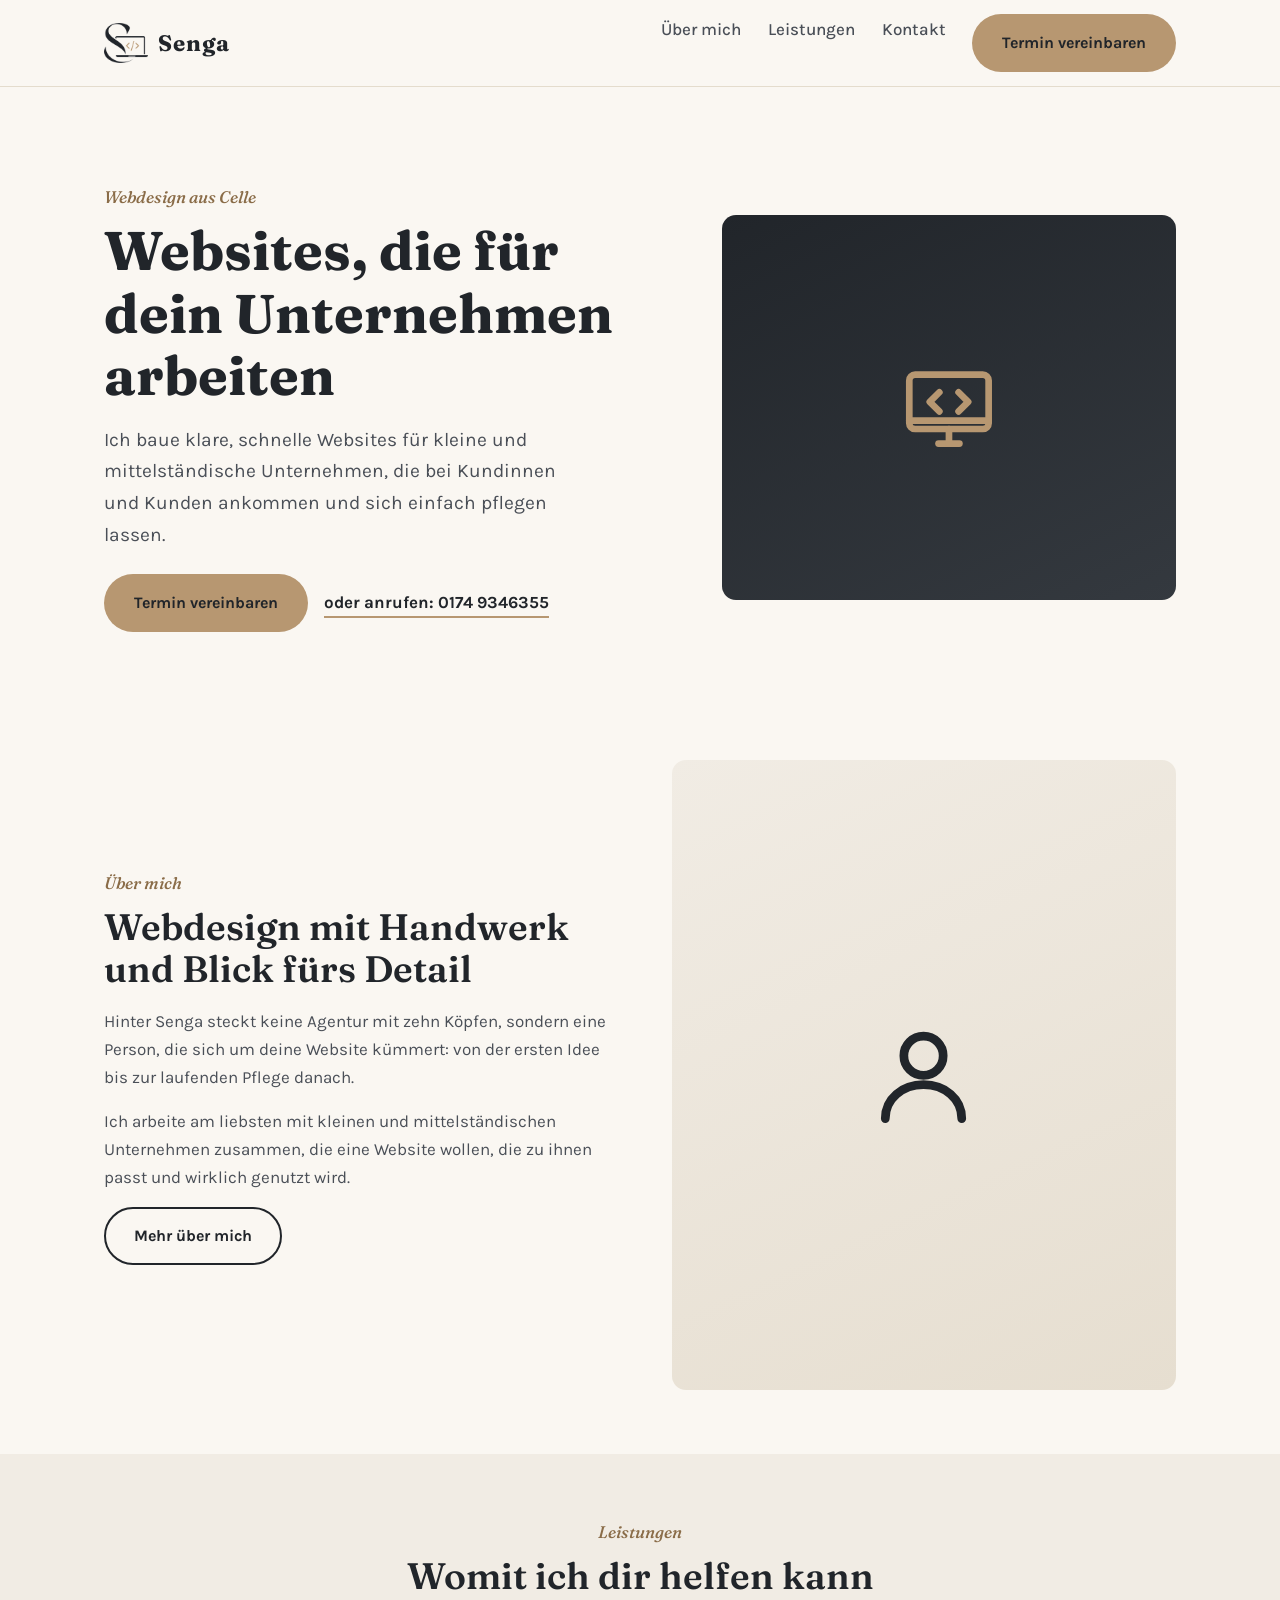
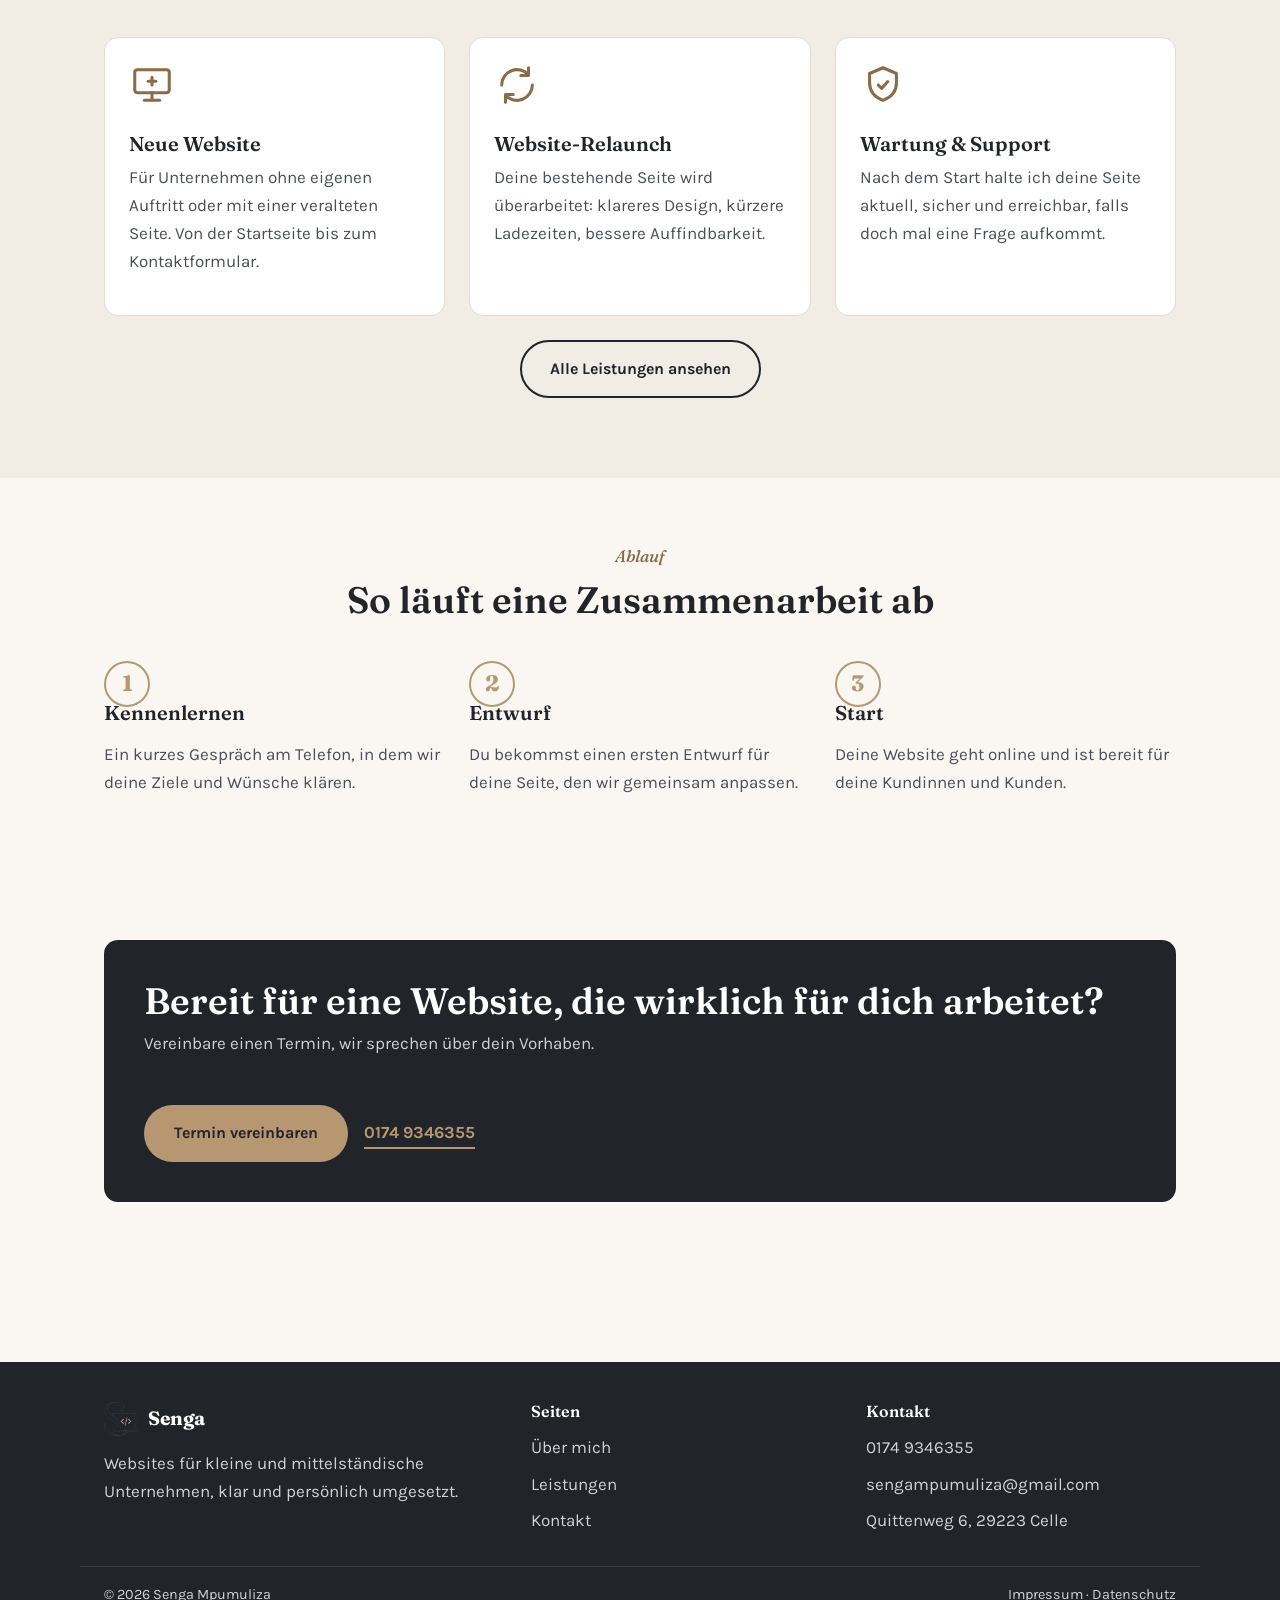
<file: index.html>
<!doctype html>
<html lang="de">
<head>
  <meta charset="utf-8">
  <meta name="viewport" content="width=device-width, initial-scale=1">
  <title>Senga | Webdesign für kleine und mittelständische Unternehmen</title>
  <meta name="description" content="Senga baut klare, schnelle Websites für kleine und mittelständische Unternehmen. Persönliche Betreuung von der Beratung bis zum Support, mit Sitz in Celle.">
  <link rel="canonical" href="https://www.senga-webdesign.de/">

  <link rel="icon" type="image/svg+xml" href="assets/img/favicon.svg">

  <meta property="og:type" content="website">
  <meta property="og:site_name" content="Senga">
  <meta property="og:title" content="Senga | Webdesign für kleine und mittelständische Unternehmen">
  <meta property="og:description" content="Klare, schnelle Websites für kleine und mittelständische Unternehmen. Persönlich betreut von der Beratung bis zum Support.">
  <meta property="og:image" content="https://www.senga-webdesign.de/assets/img/og-image.jpg">
  <meta property="og:url" content="https://www.senga-webdesign.de/">
  <meta property="og:locale" content="de_DE">
  <meta name="twitter:card" content="summary_large_image">
  <meta name="twitter:title" content="Senga | Webdesign für kleine und mittelständische Unternehmen">
  <meta name="twitter:description" content="Klare, schnelle Websites für kleine und mittelständische Unternehmen. Persönlich betreut von der Beratung bis zum Support.">
  <meta name="twitter:image" content="https://www.senga-webdesign.de/assets/img/og-image.jpg">

  <link rel="stylesheet" href="assets/css/style.css">

  <script type="application/ld+json">
  {
    "@context": "https://schema.org",
    "@type": "ProfessionalService",
    "name": "Senga",
    "description": "Webdesign für kleine und mittelständische Unternehmen.",
    "image": "https://www.senga-webdesign.de/assets/img/og-image.jpg",
    "url": "https://www.senga-webdesign.de/",
    "telephone": "+491749346355",
    "email": "sengampumuliza@gmail.com",
    "address": {
      "@type": "PostalAddress",
      "streetAddress": "Quittenweg 6",
      "postalCode": "29223",
      "addressLocality": "Celle",
      "addressCountry": "DE"
    },
    "founder": {
      "@type": "Person",
      "name": "Senga Mpumuliza"
    }
  }
  </script>
</head>
<body>
  <a class="skip-link" href="#main">Zum Inhalt springen</a>

  <header class="site-header">
    <div class="container">
      <a class="logo-link" href="index.html" aria-label="Zur Startseite">
        <img src="assets/img/logo-icon.png" alt="" width="120" height="109">
        <span class="logo-word">Senga</span>
      </a>
      <button class="nav-toggle" aria-expanded="false" aria-controls="main-nav" aria-label="Menü öffnen">
        <span></span><span></span><span></span>
      </button>
      <nav class="main-nav" id="main-nav" aria-label="Hauptnavigation">
        <ul>
          <li><a href="ueber-mich.html">Über mich</a></li>
          <li><a href="leistungen.html">Leistungen</a></li>
          <li><a href="kontakt.html">Kontakt</a></li>
          <li><a class="btn btn-primary" href="kontakt.html#termin">Termin vereinbaren</a></li>
        </ul>
      </nav>
    </div>
  </header>

  <main id="main">
    <section class="hero">
      <div class="container">
        <div class="hero-copy">
          <span class="eyebrow">Webdesign aus Celle</span>
          <h1>Websites, die für dein Unternehmen arbeiten</h1>
          <p class="lead">Ich baue klare, schnelle Websites für kleine und mittelständische Unternehmen, die bei Kundinnen und Kunden ankommen und sich einfach pflegen lassen.</p>
          <div class="hero-actions">
            <a class="btn btn-primary" href="kontakt.html#termin">Termin vereinbaren</a>
            <a class="hero-phone" href="tel:+491749346355">oder anrufen: 0174 9346355</a>
          </div>
        </div>
        <div class="hero-image placeholder-img reveal" style="--ratio: 4 / 3.4;">
          <svg viewBox="0 0 24 24" fill="none" stroke="currentColor" stroke-width="1.6" stroke-linecap="round" stroke-linejoin="round" aria-hidden="true">
            <rect x="2.5" y="4" width="19" height="13" rx="1.4"></rect>
            <path d="M2.5 15h19"></path>
            <path d="M9.5 20.5h5"></path>
            <path d="M12 17v3.5"></path>
            <path d="M9.7 8.2 7.4 10.5l2.3 2.3"></path>
            <path d="M14.3 8.2l2.3 2.3-2.3 2.3"></path>
          </svg>
        </div>
      </div>
    </section>

    <section class="section reveal">
      <div class="container split">
        <div>
          <span class="eyebrow">Über mich</span>
          <h2>Webdesign mit Handwerk und Blick fürs Detail</h2>
          <p>Hinter Senga steckt keine Agentur mit zehn Köpfen, sondern eine Person, die sich um deine Website kümmert: von der ersten Idee bis zur laufenden Pflege danach.</p>
          <p>Ich arbeite am liebsten mit kleinen und mittelständischen Unternehmen zusammen, die eine Website wollen, die zu ihnen passt und wirklich genutzt wird.</p>
          <p><a class="btn btn-outline" href="ueber-mich.html">Mehr über mich</a></p>
        </div>
        <div class="placeholder-img is-light" style="--ratio: 4 / 5;">
          <svg viewBox="0 0 24 24" fill="none" stroke="currentColor" stroke-width="1.6" stroke-linecap="round" stroke-linejoin="round" aria-hidden="true">
            <circle cx="12" cy="8.5" r="3.6"></circle>
            <path d="M5 20c0-3.6 3.1-6.2 7-6.2s7 2.6 7 6.2"></path>
          </svg>
        </div>
      </div>
    </section>

    <section class="section section-alt reveal">
      <div class="container">
        <div class="section-head center">
          <span class="eyebrow">Leistungen</span>
          <h2>Womit ich dir helfen kann</h2>
        </div>
        <div class="grid grid-3">
          <div class="card">
            <svg class="card-icon" viewBox="0 0 24 24" fill="none" stroke="currentColor" stroke-width="1.6" stroke-linecap="round" stroke-linejoin="round" aria-hidden="true">
              <rect x="3" y="4" width="18" height="12" rx="1.4"></rect>
              <path d="M8 20h8"></path>
              <path d="M12 16v4"></path>
              <path d="M12 8v4"></path>
              <path d="M10 10h4"></path>
            </svg>
            <h3>Neue Website</h3>
            <p>Für Unternehmen ohne eigenen Auftritt oder mit einer veralteten Seite. Von der Startseite bis zum Kontaktformular.</p>
          </div>
          <div class="card">
            <svg class="card-icon" viewBox="0 0 24 24" fill="none" stroke="currentColor" stroke-width="1.6" stroke-linecap="round" stroke-linejoin="round" aria-hidden="true">
              <path d="M4 12a8 8 0 0 1 13.9-5.4"></path>
              <path d="M20 12a8 8 0 0 1-13.9 5.4"></path>
              <path d="M18 3v4h-4"></path>
              <path d="M6 21v-4h4"></path>
            </svg>
            <h3>Website-Relaunch</h3>
            <p>Deine bestehende Seite wird überarbeitet: klareres Design, kürzere Ladezeiten, bessere Auffindbarkeit.</p>
          </div>
          <div class="card">
            <svg class="card-icon" viewBox="0 0 24 24" fill="none" stroke="currentColor" stroke-width="1.6" stroke-linecap="round" stroke-linejoin="round" aria-hidden="true">
              <path d="M12 3l7 3v5c0 4.5-3 7.5-7 9-4-1.5-7-4.5-7-9V6l7-3z"></path>
              <path d="M9.5 12l1.8 1.8 3.2-3.6"></path>
            </svg>
            <h3>Wartung &amp; Support</h3>
            <p>Nach dem Start halte ich deine Seite aktuell, sicher und erreichbar, falls doch mal eine Frage aufkommt.</p>
          </div>
        </div>
        <p style="text-align:center; margin-top: var(--space-3);">
          <a class="btn btn-outline" href="leistungen.html">Alle Leistungen ansehen</a>
        </p>
      </div>
    </section>

    <section class="section reveal">
      <div class="container">
        <div class="section-head center">
          <span class="eyebrow">Ablauf</span>
          <h2>So läuft eine Zusammenarbeit ab</h2>
        </div>
        <div class="steps">
          <div class="step">
            <h3>Kennenlernen</h3>
            <p>Ein kurzes Gespräch am Telefon, in dem wir deine Ziele und Wünsche klären.</p>
          </div>
          <div class="step">
            <h3>Entwurf</h3>
            <p>Du bekommst einen ersten Entwurf für deine Seite, den wir gemeinsam anpassen.</p>
          </div>
          <div class="step">
            <h3>Start</h3>
            <p>Deine Website geht online und ist bereit für deine Kundinnen und Kunden.</p>
          </div>
        </div>
      </div>
    </section>

    <section class="section reveal">
      <div class="container">
        <div class="cta-band">
          <div>
            <h2>Bereit für eine Website, die wirklich für dich arbeitet?</h2>
            <p>Vereinbare einen Termin, wir sprechen über dein Vorhaben.</p>
          </div>
          <div class="hero-actions">
            <a class="btn btn-primary" href="kontakt.html#termin">Termin vereinbaren</a>
            <a class="hero-phone" href="tel:+491749346355">0174 9346355</a>
          </div>
        </div>
      </div>
    </section>
  </main>

  <footer class="site-footer">
    <div class="container footer-grid">
      <div>
        <div class="footer-logo">
          <img src="assets/img/logo-icon.png" alt="" width="34" height="31">
          <span>Senga</span>
        </div>
        <p>Websites für kleine und mittelständische Unternehmen, klar und persönlich umgesetzt.</p>
      </div>
      <div>
        <h3>Seiten</h3>
        <ul>
          <li><a href="ueber-mich.html">Über mich</a></li>
          <li><a href="leistungen.html">Leistungen</a></li>
          <li><a href="kontakt.html">Kontakt</a></li>
        </ul>
      </div>
      <div>
        <h3>Kontakt</h3>
        <ul>
          <li><a href="tel:+491749346355">0174 9346355</a></li>
          <li><a href="mailto:sengampumuliza@gmail.com">sengampumuliza@gmail.com</a></li>
          <li>Quittenweg 6, 29223 Celle</li>
        </ul>
      </div>
    </div>
    <div class="container footer-bottom">
      <span>© 2026 Senga Mpumuliza</span>
      <span><a href="impressum.html">Impressum</a> · <a href="datenschutz.html">Datenschutz</a></span>
    </div>
  </footer>

  <script src="assets/js/main.js" defer></script>
</body>
</html>
</file>
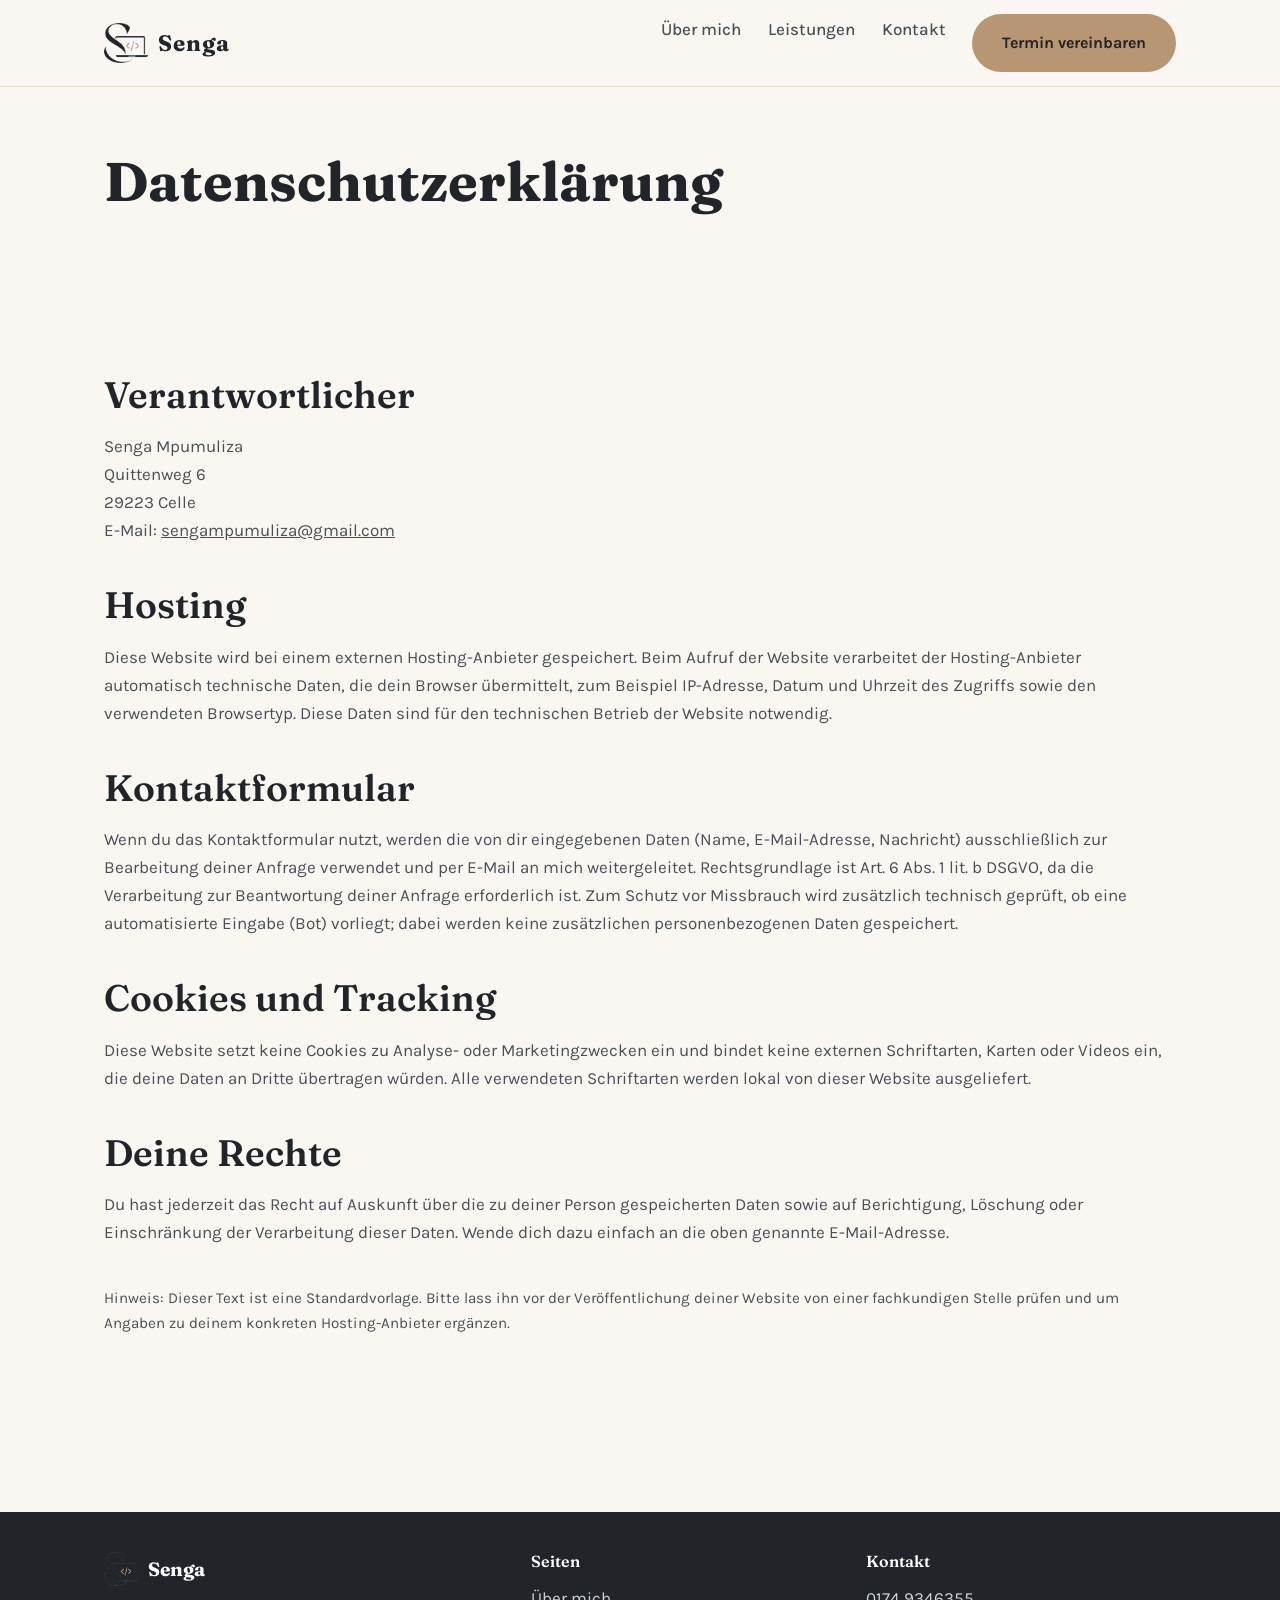
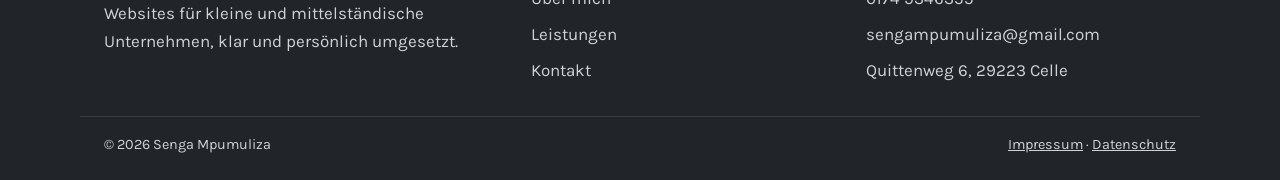
<file: datenschutz.html>
<!doctype html>
<html lang="de">
<head>
  <meta charset="utf-8">
  <meta name="viewport" content="width=device-width, initial-scale=1">
  <title>Datenschutz | Senga Webdesign</title>
  <meta name="description" content="Datenschutzerklärung von Senga Webdesign: welche Daten über das Kontaktformular verarbeitet werden und welche Rechte du dabei hast.">
  <link rel="canonical" href="https://www.senga-webdesign.de/datenschutz">

  <link rel="icon" type="image/svg+xml" href="assets/img/favicon.svg">

  <meta property="og:type" content="website">
  <meta property="og:site_name" content="Senga">
  <meta property="og:title" content="Datenschutz | Senga Webdesign">
  <meta property="og:description" content="Datenschutzerklärung von Senga Webdesign.">
  <meta property="og:image" content="https://www.senga-webdesign.de/assets/img/og-image.jpg">
  <meta property="og:url" content="https://www.senga-webdesign.de/datenschutz">
  <meta property="og:locale" content="de_DE">

  <link rel="stylesheet" href="assets/css/style.css">
</head>
<body>
  <a class="skip-link" href="#main">Zum Inhalt springen</a>

  <header class="site-header">
    <div class="container">
      <a class="logo-link" href="index.html" aria-label="Zur Startseite">
        <img src="assets/img/logo-icon.png" alt="" width="120" height="109">
        <span class="logo-word">Senga</span>
      </a>
      <button class="nav-toggle" aria-expanded="false" aria-controls="main-nav" aria-label="Menü öffnen">
        <span></span><span></span><span></span>
      </button>
      <nav class="main-nav" id="main-nav" aria-label="Hauptnavigation">
        <ul>
          <li><a href="ueber-mich.html">Über mich</a></li>
          <li><a href="leistungen.html">Leistungen</a></li>
          <li><a href="kontakt.html">Kontakt</a></li>
          <li><a class="btn btn-primary" href="kontakt.html#termin">Termin vereinbaren</a></li>
        </ul>
      </nav>
    </div>
  </header>

  <main id="main">
    <section class="page-hero">
      <div class="container">
        <h1>Datenschutzerklärung</h1>
      </div>
    </section>

    <section class="section legal reveal">
      <div class="container">
        <h2>Verantwortlicher</h2>
        <p>
          Senga Mpumuliza<br>
          Quittenweg 6<br>
          29223 Celle<br>
          E-Mail: <a href="mailto:sengampumuliza@gmail.com">sengampumuliza@gmail.com</a>
        </p>

        <h2>Hosting</h2>
        <p>Diese Website wird bei einem externen Hosting-Anbieter gespeichert. Beim Aufruf der Website verarbeitet der Hosting-Anbieter automatisch technische Daten, die dein Browser übermittelt, zum Beispiel IP-Adresse, Datum und Uhrzeit des Zugriffs sowie den verwendeten Browsertyp. Diese Daten sind für den technischen Betrieb der Website notwendig.</p>

        <h2>Kontaktformular</h2>
        <p>Wenn du das Kontaktformular nutzt, werden die von dir eingegebenen Daten (Name, E-Mail-Adresse, Nachricht) ausschließlich zur Bearbeitung deiner Anfrage verwendet und per E-Mail an mich weitergeleitet. Rechtsgrundlage ist Art. 6 Abs. 1 lit. b DSGVO, da die Verarbeitung zur Beantwortung deiner Anfrage erforderlich ist. Zum Schutz vor Missbrauch wird zusätzlich technisch geprüft, ob eine automatisierte Eingabe (Bot) vorliegt; dabei werden keine zusätzlichen personenbezogenen Daten gespeichert.</p>

        <h2>Cookies und Tracking</h2>
        <p>Diese Website setzt keine Cookies zu Analyse- oder Marketingzwecken ein und bindet keine externen Schriftarten, Karten oder Videos ein, die deine Daten an Dritte übertragen würden. Alle verwendeten Schriftarten werden lokal von dieser Website ausgeliefert.</p>

        <h2>Deine Rechte</h2>
        <p>Du hast jederzeit das Recht auf Auskunft über die zu deiner Person gespeicherten Daten sowie auf Berichtigung, Löschung oder Einschränkung der Verarbeitung dieser Daten. Wende dich dazu einfach an die oben genannte E-Mail-Adresse.</p>

        <p style="margin-top: var(--space-4); font-size: 0.95rem; color: var(--ink-soft);">
          Hinweis: Dieser Text ist eine Standardvorlage. Bitte lass ihn vor der Veröffentlichung deiner Website von einer fachkundigen Stelle prüfen und um Angaben zu deinem konkreten Hosting-Anbieter ergänzen.
        </p>
      </div>
    </section>
  </main>

  <footer class="site-footer">
    <div class="container footer-grid">
      <div>
        <div class="footer-logo">
          <img src="assets/img/logo-icon.png" alt="" width="34" height="31">
          <span>Senga</span>
        </div>
        <p>Websites für kleine und mittelständische Unternehmen, klar und persönlich umgesetzt.</p>
      </div>
      <div>
        <h3>Seiten</h3>
        <ul>
          <li><a href="ueber-mich.html">Über mich</a></li>
          <li><a href="leistungen.html">Leistungen</a></li>
          <li><a href="kontakt.html">Kontakt</a></li>
        </ul>
      </div>
      <div>
        <h3>Kontakt</h3>
        <ul>
          <li><a href="tel:+491749346355">0174 9346355</a></li>
          <li><a href="mailto:sengampumuliza@gmail.com">sengampumuliza@gmail.com</a></li>
          <li>Quittenweg 6, 29223 Celle</li>
        </ul>
      </div>
    </div>
    <div class="container footer-bottom">
      <span>© 2026 Senga Mpumuliza</span>
      <span><a href="impressum.html">Impressum</a> · <a href="datenschutz.html">Datenschutz</a></span>
    </div>
  </footer>

  <script src="assets/js/main.js" defer></script>
</body>
</html>
</file>
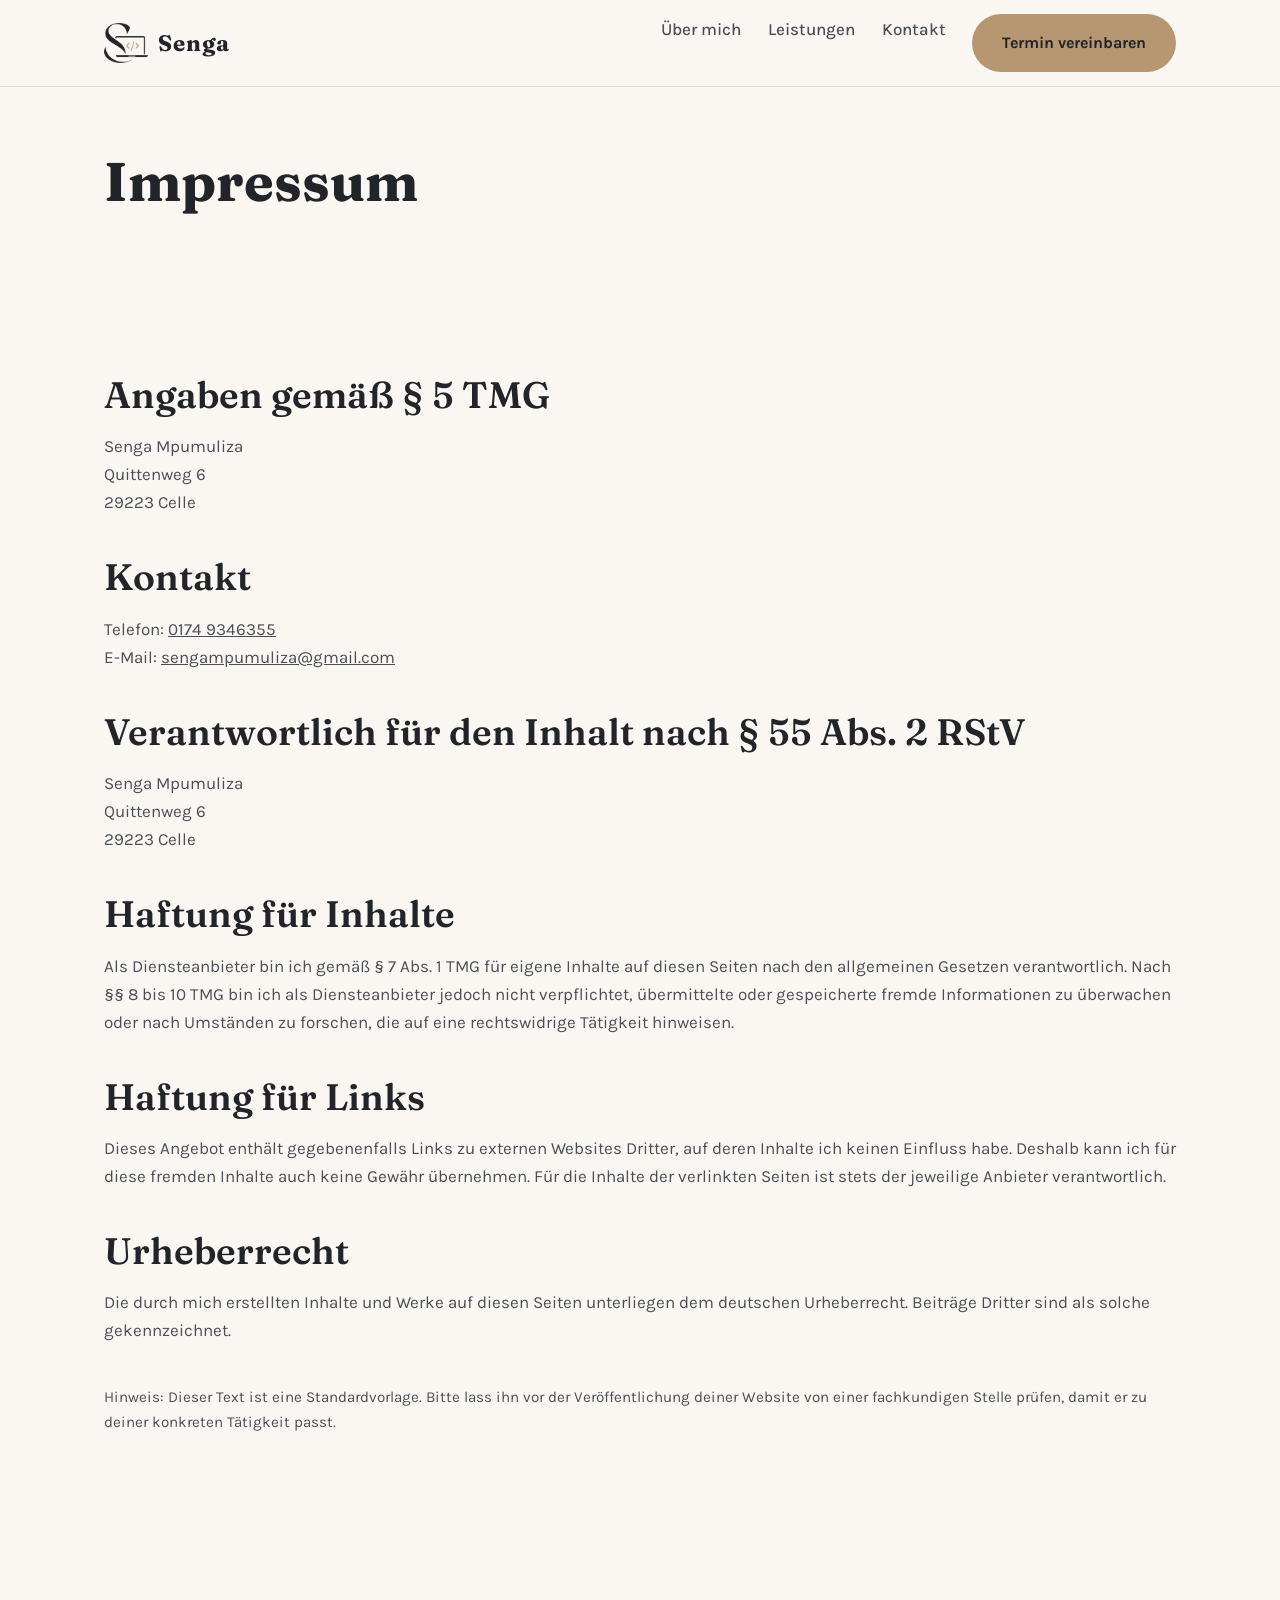
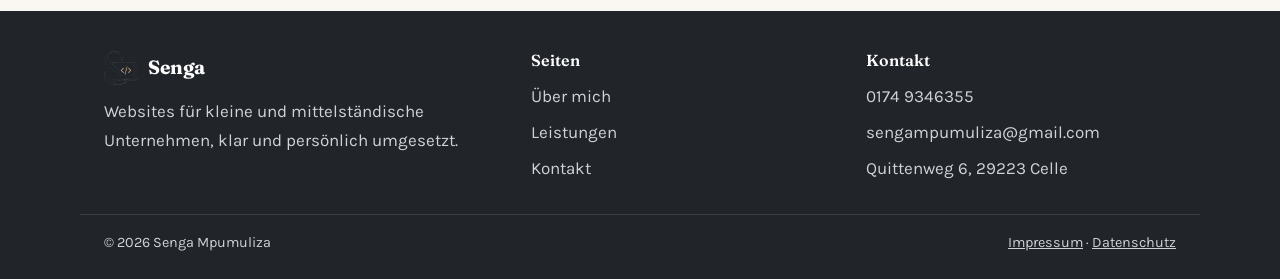
<file: impressum.html>
<!doctype html>
<html lang="de">
<head>
  <meta charset="utf-8">
  <meta name="viewport" content="width=device-width, initial-scale=1">
  <title>Impressum | Senga Webdesign</title>
  <meta name="description" content="Impressum von Senga Webdesign, Senga Mpumuliza, Quittenweg 6, 29223 Celle.">
  <link rel="canonical" href="https://www.senga-webdesign.de/impressum">

  <link rel="icon" type="image/svg+xml" href="assets/img/favicon.svg">

  <meta property="og:type" content="website">
  <meta property="og:site_name" content="Senga">
  <meta property="og:title" content="Impressum | Senga Webdesign">
  <meta property="og:description" content="Impressum von Senga Webdesign.">
  <meta property="og:image" content="https://www.senga-webdesign.de/assets/img/og-image.jpg">
  <meta property="og:url" content="https://www.senga-webdesign.de/impressum">
  <meta property="og:locale" content="de_DE">

  <link rel="stylesheet" href="assets/css/style.css">
</head>
<body>
  <a class="skip-link" href="#main">Zum Inhalt springen</a>

  <header class="site-header">
    <div class="container">
      <a class="logo-link" href="index.html" aria-label="Zur Startseite">
        <img src="assets/img/logo-icon.png" alt="" width="120" height="109">
        <span class="logo-word">Senga</span>
      </a>
      <button class="nav-toggle" aria-expanded="false" aria-controls="main-nav" aria-label="Menü öffnen">
        <span></span><span></span><span></span>
      </button>
      <nav class="main-nav" id="main-nav" aria-label="Hauptnavigation">
        <ul>
          <li><a href="ueber-mich.html">Über mich</a></li>
          <li><a href="leistungen.html">Leistungen</a></li>
          <li><a href="kontakt.html">Kontakt</a></li>
          <li><a class="btn btn-primary" href="kontakt.html#termin">Termin vereinbaren</a></li>
        </ul>
      </nav>
    </div>
  </header>

  <main id="main">
    <section class="page-hero">
      <div class="container">
        <h1>Impressum</h1>
      </div>
    </section>

    <section class="section legal reveal">
      <div class="container">
        <h2>Angaben gemäß § 5 TMG</h2>
        <p>
          Senga Mpumuliza<br>
          Quittenweg 6<br>
          29223 Celle
        </p>

        <h2>Kontakt</h2>
        <p>
          Telefon: <a href="tel:+491749346355">0174 9346355</a><br>
          E-Mail: <a href="mailto:sengampumuliza@gmail.com">sengampumuliza@gmail.com</a>
        </p>

        <h2>Verantwortlich für den Inhalt nach § 55 Abs. 2 RStV</h2>
        <p>
          Senga Mpumuliza<br>
          Quittenweg 6<br>
          29223 Celle
        </p>

        <h2>Haftung für Inhalte</h2>
        <p>Als Diensteanbieter bin ich gemäß § 7 Abs. 1 TMG für eigene Inhalte auf diesen Seiten nach den allgemeinen Gesetzen verantwortlich. Nach §§ 8 bis 10 TMG bin ich als Diensteanbieter jedoch nicht verpflichtet, übermittelte oder gespeicherte fremde Informationen zu überwachen oder nach Umständen zu forschen, die auf eine rechtswidrige Tätigkeit hinweisen.</p>

        <h2>Haftung für Links</h2>
        <p>Dieses Angebot enthält gegebenenfalls Links zu externen Websites Dritter, auf deren Inhalte ich keinen Einfluss habe. Deshalb kann ich für diese fremden Inhalte auch keine Gewähr übernehmen. Für die Inhalte der verlinkten Seiten ist stets der jeweilige Anbieter verantwortlich.</p>

        <h2>Urheberrecht</h2>
        <p>Die durch mich erstellten Inhalte und Werke auf diesen Seiten unterliegen dem deutschen Urheberrecht. Beiträge Dritter sind als solche gekennzeichnet.</p>

        <p style="margin-top: var(--space-4); font-size: 0.95rem; color: var(--ink-soft);">
          Hinweis: Dieser Text ist eine Standardvorlage. Bitte lass ihn vor der Veröffentlichung deiner Website von einer fachkundigen Stelle prüfen, damit er zu deiner konkreten Tätigkeit passt.
        </p>
      </div>
    </section>
  </main>

  <footer class="site-footer">
    <div class="container footer-grid">
      <div>
        <div class="footer-logo">
          <img src="assets/img/logo-icon.png" alt="" width="34" height="31">
          <span>Senga</span>
        </div>
        <p>Websites für kleine und mittelständische Unternehmen, klar und persönlich umgesetzt.</p>
      </div>
      <div>
        <h3>Seiten</h3>
        <ul>
          <li><a href="ueber-mich.html">Über mich</a></li>
          <li><a href="leistungen.html">Leistungen</a></li>
          <li><a href="kontakt.html">Kontakt</a></li>
        </ul>
      </div>
      <div>
        <h3>Kontakt</h3>
        <ul>
          <li><a href="tel:+491749346355">0174 9346355</a></li>
          <li><a href="mailto:sengampumuliza@gmail.com">sengampumuliza@gmail.com</a></li>
          <li>Quittenweg 6, 29223 Celle</li>
        </ul>
      </div>
    </div>
    <div class="container footer-bottom">
      <span>© 2026 Senga Mpumuliza</span>
      <span><a href="impressum.html">Impressum</a> · <a href="datenschutz.html">Datenschutz</a></span>
    </div>
  </footer>

  <script src="assets/js/main.js" defer></script>
</body>
</html>
</file>
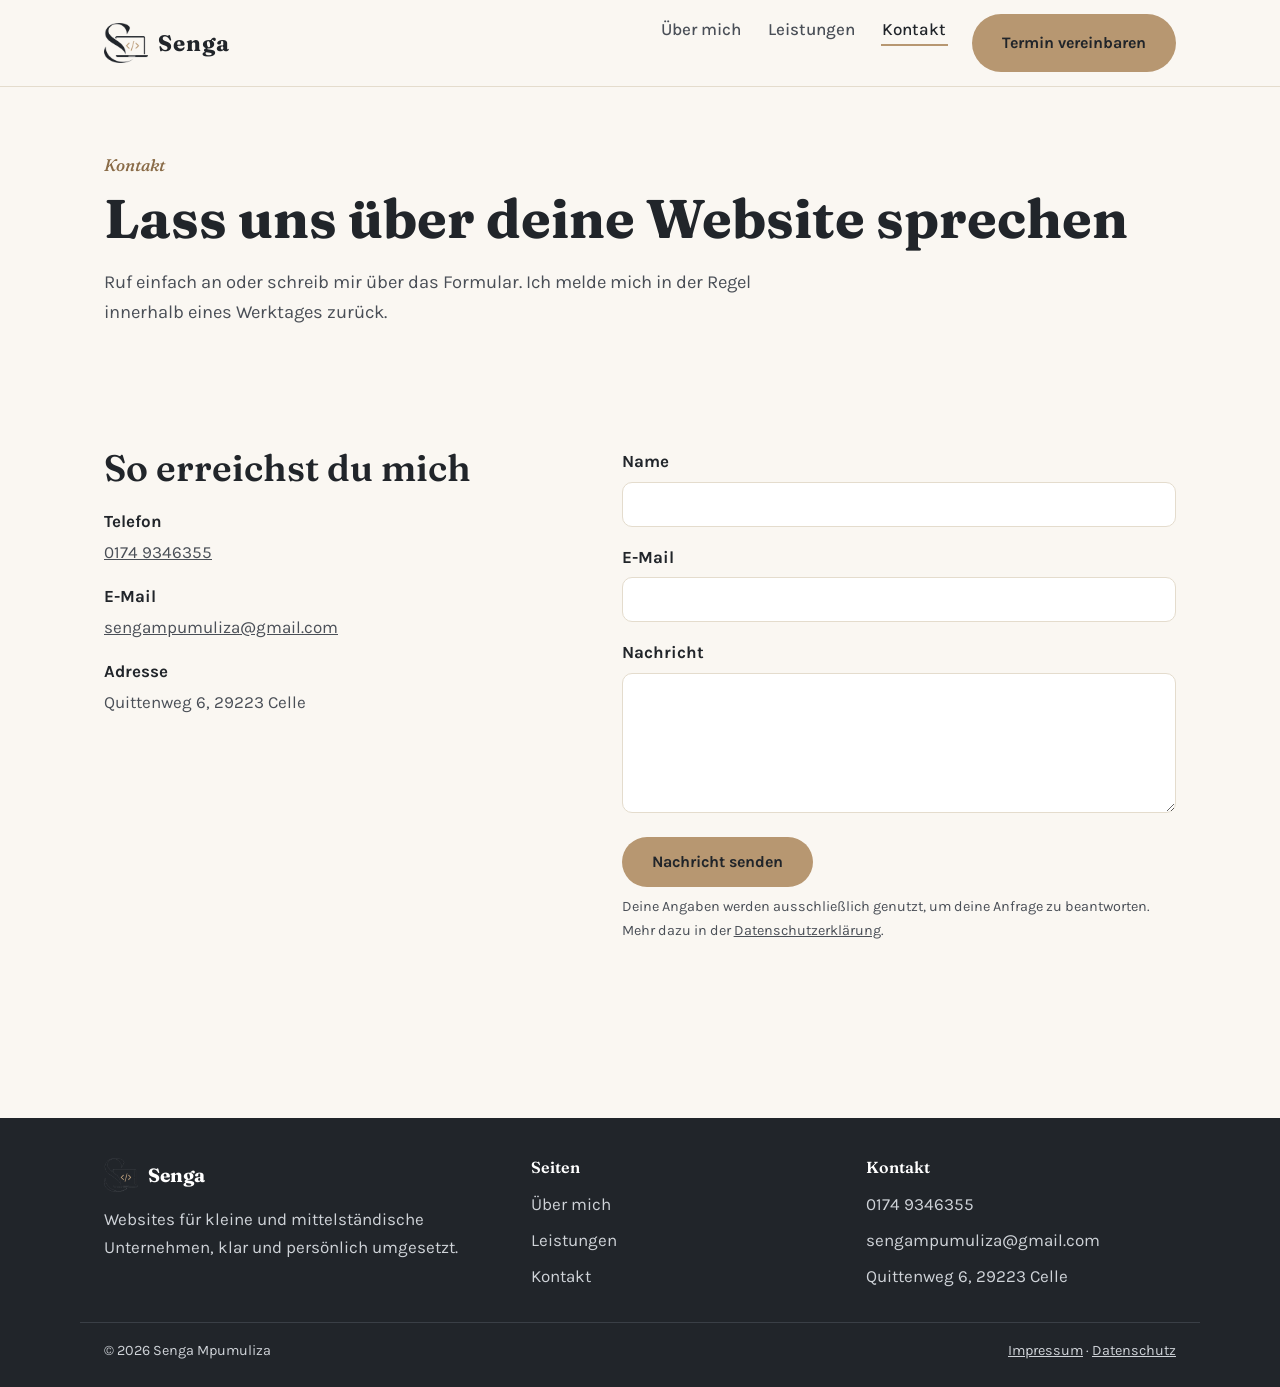
<file: kontakt.html>
<!doctype html>
<html lang="de">
<head>
  <meta charset="utf-8">
  <meta name="viewport" content="width=device-width, initial-scale=1">
  <title>Kontakt | Senga Webdesign</title>
  <meta name="description" content="Vereinbare einen Termin mit Senga Webdesign oder schreib eine Nachricht über das Kontaktformular. Meldung erfolgt in der Regel innerhalb eines Werktages.">
  <link rel="canonical" href="https://www.senga-webdesign.de/kontakt">

  <link rel="icon" type="image/svg+xml" href="assets/img/favicon.svg">

  <meta property="og:type" content="website">
  <meta property="og:site_name" content="Senga">
  <meta property="og:title" content="Kontakt | Senga Webdesign">
  <meta property="og:description" content="Vereinbare einen Termin oder schreib eine Nachricht über das Kontaktformular.">
  <meta property="og:image" content="https://www.senga-webdesign.de/assets/img/og-image.jpg">
  <meta property="og:url" content="https://www.senga-webdesign.de/kontakt">
  <meta property="og:locale" content="de_DE">
  <meta name="twitter:card" content="summary_large_image">
  <meta name="twitter:title" content="Kontakt | Senga Webdesign">
  <meta name="twitter:description" content="Vereinbare einen Termin oder schreib eine Nachricht über das Kontaktformular.">
  <meta name="twitter:image" content="https://www.senga-webdesign.de/assets/img/og-image.jpg">

  <link rel="stylesheet" href="assets/css/style.css">

  <script type="application/ld+json">
  {
    "@context": "https://schema.org",
    "@type": "ContactPage",
    "url": "https://www.senga-webdesign.de/kontakt",
    "about": {
      "@type": "ProfessionalService",
      "name": "Senga",
      "telephone": "+491749346355",
      "email": "sengampumuliza@gmail.com",
      "address": {
        "@type": "PostalAddress",
        "streetAddress": "Quittenweg 6",
        "postalCode": "29223",
        "addressLocality": "Celle",
        "addressCountry": "DE"
      }
    }
  }
  </script>
</head>
<body>
  <a class="skip-link" href="#main">Zum Inhalt springen</a>

  <header class="site-header">
    <div class="container">
      <a class="logo-link" href="index.html" aria-label="Zur Startseite">
        <img src="assets/img/logo-icon.png" alt="" width="120" height="109">
        <span class="logo-word">Senga</span>
      </a>
      <button class="nav-toggle" aria-expanded="false" aria-controls="main-nav" aria-label="Menü öffnen">
        <span></span><span></span><span></span>
      </button>
      <nav class="main-nav" id="main-nav" aria-label="Hauptnavigation">
        <ul>
          <li><a href="ueber-mich.html">Über mich</a></li>
          <li><a href="leistungen.html">Leistungen</a></li>
          <li><a href="kontakt.html" aria-current="page">Kontakt</a></li>
          <li><a class="btn btn-primary" href="kontakt.html#termin">Termin vereinbaren</a></li>
        </ul>
      </nav>
    </div>
  </header>

  <main id="main">
    <section class="page-hero" id="termin">
      <div class="container">
        <span class="eyebrow">Kontakt</span>
        <h1>Lass uns über deine Website sprechen</h1>
        <p class="lead">Ruf einfach an oder schreib mir über das Formular. Ich melde mich in der Regel innerhalb eines Werktages zurück.</p>
      </div>
    </section>

    <section class="section reveal">
      <div class="container contact-grid">
        <div>
          <h2>So erreichst du mich</h2>
          <dl class="contact-info">
            <dt>Telefon</dt>
            <dd><a href="tel:+491749346355">0174 9346355</a></dd>
            <dt>E-Mail</dt>
            <dd><a href="mailto:sengampumuliza@gmail.com">sengampumuliza@gmail.com</a></dd>
            <dt>Adresse</dt>
            <dd>Quittenweg 6, 29223 Celle</dd>
          </dl>
        </div>

        <div>
          <form id="contact-form" action="/send.php" method="post" novalidate>
            <div class="form-field hp-field" aria-hidden="true">
              <label for="website">Bitte leer lassen</label>
              <input type="text" id="website" name="website" tabindex="-1" autocomplete="off">
            </div>

            <div class="form-field">
              <label for="name">Name</label>
              <input type="text" id="name" name="name" autocomplete="name" required>
            </div>

            <div class="form-field">
              <label for="email">E-Mail</label>
              <input type="email" id="email" name="email" autocomplete="email" required>
            </div>

            <div class="form-field">
              <label for="message">Nachricht</label>
              <textarea id="message" name="message" rows="6" required></textarea>
            </div>

            <button class="btn btn-primary" type="submit">Nachricht senden</button>
            <p class="form-note">Deine Angaben werden ausschließlich genutzt, um deine Anfrage zu beantworten. Mehr dazu in der <a href="datenschutz.html">Datenschutzerklärung</a>.</p>
            <div id="form-status" class="form-status" role="status" hidden></div>
          </form>
        </div>
      </div>
    </section>
  </main>

  <footer class="site-footer">
    <div class="container footer-grid">
      <div>
        <div class="footer-logo">
          <img src="assets/img/logo-icon.png" alt="" width="34" height="31">
          <span>Senga</span>
        </div>
        <p>Websites für kleine und mittelständische Unternehmen, klar und persönlich umgesetzt.</p>
      </div>
      <div>
        <h3>Seiten</h3>
        <ul>
          <li><a href="ueber-mich.html">Über mich</a></li>
          <li><a href="leistungen.html">Leistungen</a></li>
          <li><a href="kontakt.html">Kontakt</a></li>
        </ul>
      </div>
      <div>
        <h3>Kontakt</h3>
        <ul>
          <li><a href="tel:+491749346355">0174 9346355</a></li>
          <li><a href="mailto:sengampumuliza@gmail.com">sengampumuliza@gmail.com</a></li>
          <li>Quittenweg 6, 29223 Celle</li>
        </ul>
      </div>
    </div>
    <div class="container footer-bottom">
      <span>© 2026 Senga Mpumuliza</span>
      <span><a href="impressum.html">Impressum</a> · <a href="datenschutz.html">Datenschutz</a></span>
    </div>
  </footer>

  <script src="assets/js/main.js" defer></script>
</body>
</html>
</file>
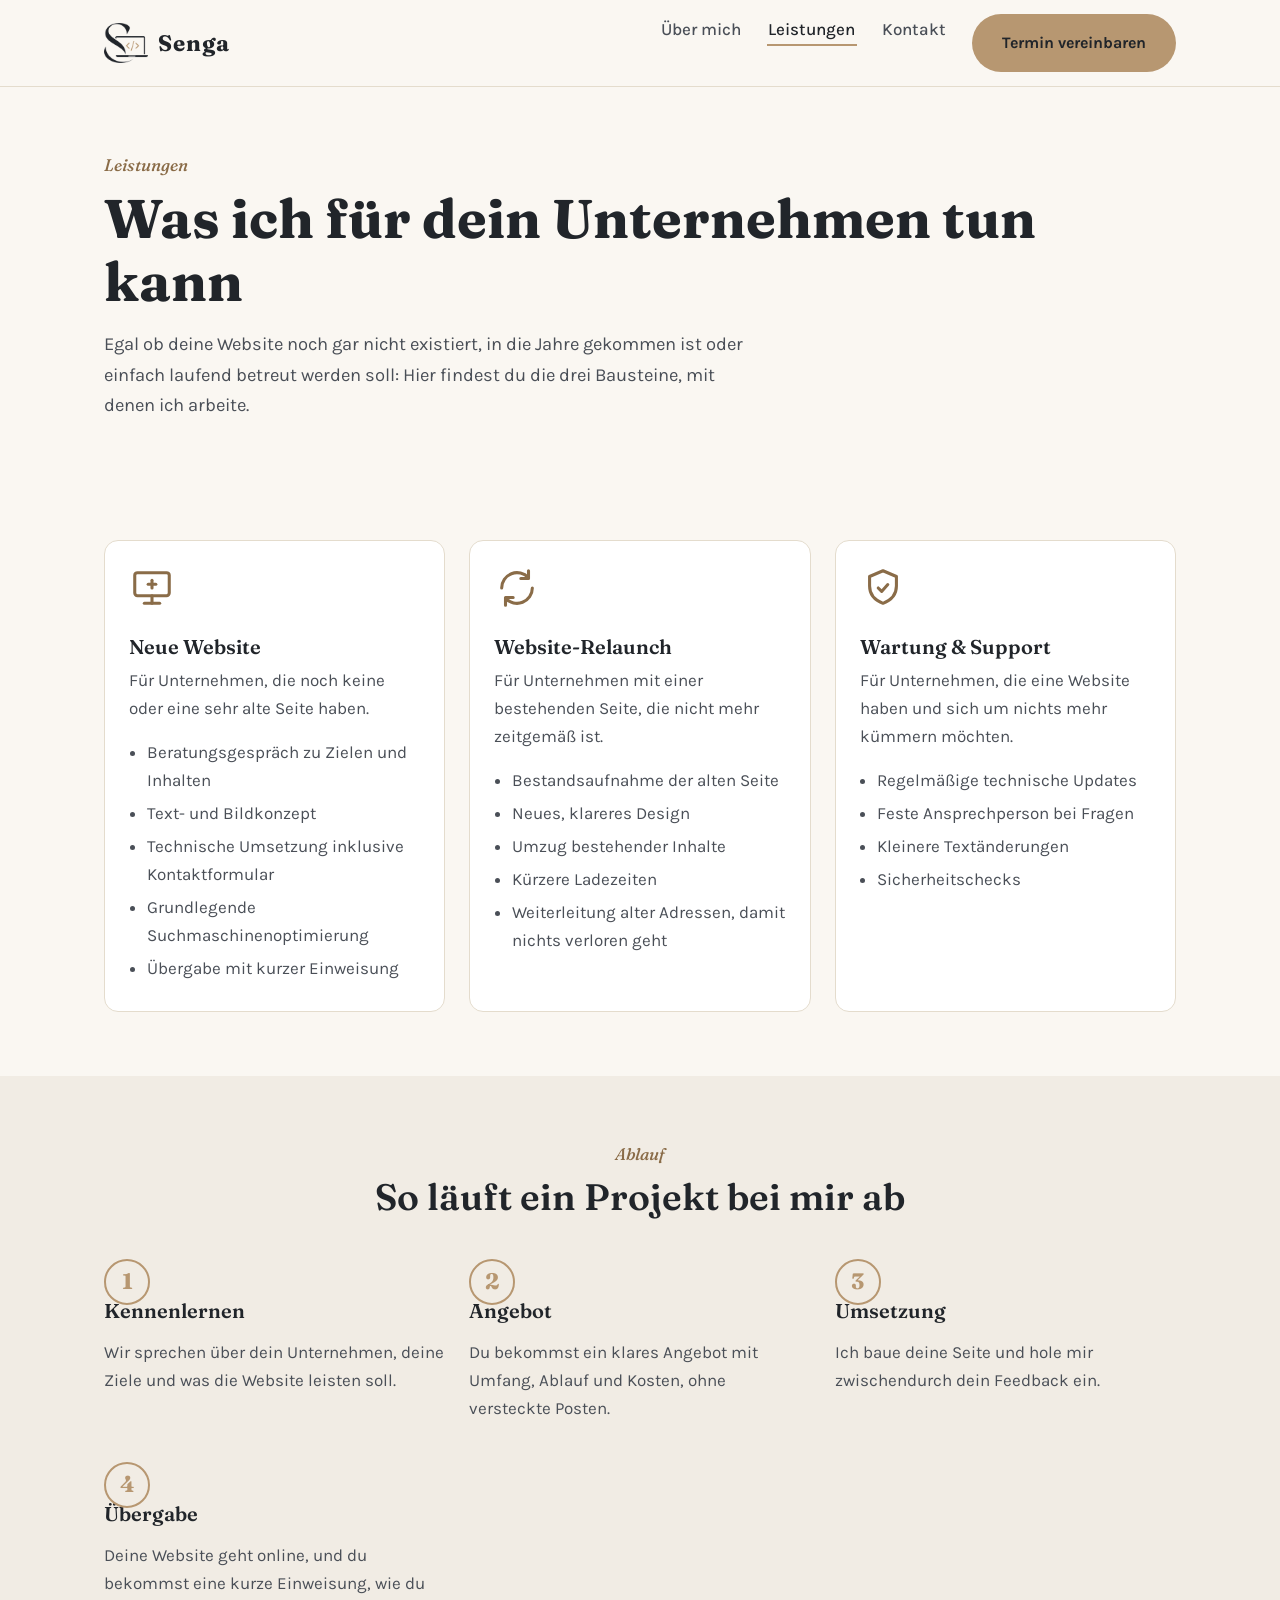
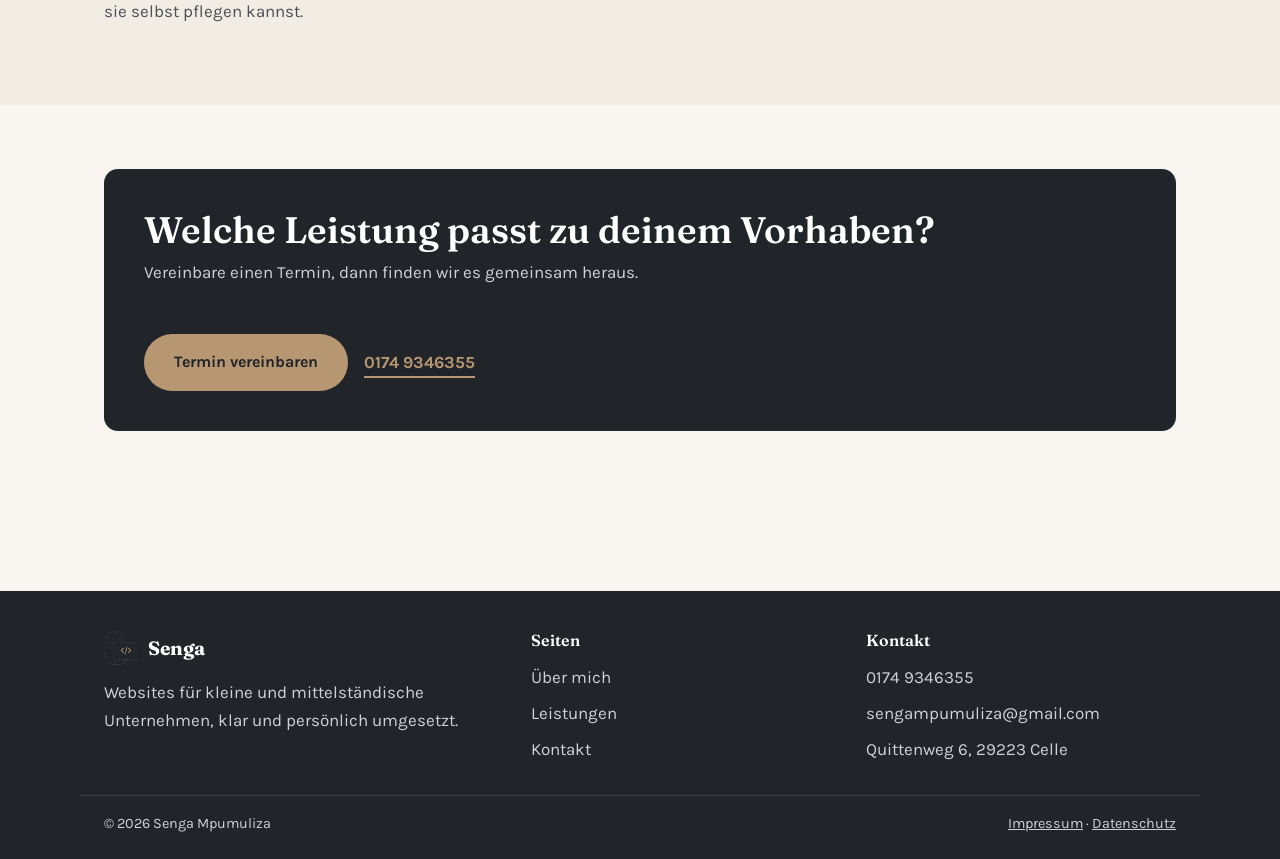
<file: leistungen.html>
<!doctype html>
<html lang="de">
<head>
  <meta charset="utf-8">
  <meta name="viewport" content="width=device-width, initial-scale=1">
  <title>Leistungen | Senga Webdesign</title>
  <meta name="description" content="Neue Website, Website-Relaunch oder laufende Wartung: Senga unterstützt kleine und mittelständische Unternehmen bei jedem Schritt.">
  <link rel="canonical" href="https://www.senga-webdesign.de/leistungen">

  <link rel="icon" type="image/svg+xml" href="assets/img/favicon.svg">

  <meta property="og:type" content="website">
  <meta property="og:site_name" content="Senga">
  <meta property="og:title" content="Leistungen | Senga Webdesign">
  <meta property="og:description" content="Neue Website, Website-Relaunch oder laufende Wartung: Unterstützung für kleine und mittelständische Unternehmen.">
  <meta property="og:image" content="https://www.senga-webdesign.de/assets/img/og-image.jpg">
  <meta property="og:url" content="https://www.senga-webdesign.de/leistungen">
  <meta property="og:locale" content="de_DE">
  <meta name="twitter:card" content="summary_large_image">
  <meta name="twitter:title" content="Leistungen | Senga Webdesign">
  <meta name="twitter:description" content="Neue Website, Website-Relaunch oder laufende Wartung: Unterstützung für kleine und mittelständische Unternehmen.">
  <meta name="twitter:image" content="https://www.senga-webdesign.de/assets/img/og-image.jpg">

  <link rel="stylesheet" href="assets/css/style.css">

  <script type="application/ld+json">
  {
    "@context": "https://schema.org",
    "@type": "Service",
    "serviceType": "Webdesign",
    "provider": {
      "@type": "ProfessionalService",
      "name": "Senga"
    },
    "areaServed": "DE",
    "url": "https://www.senga-webdesign.de/leistungen"
  }
  </script>
</head>
<body>
  <a class="skip-link" href="#main">Zum Inhalt springen</a>

  <header class="site-header">
    <div class="container">
      <a class="logo-link" href="index.html" aria-label="Zur Startseite">
        <img src="assets/img/logo-icon.png" alt="" width="120" height="109">
        <span class="logo-word">Senga</span>
      </a>
      <button class="nav-toggle" aria-expanded="false" aria-controls="main-nav" aria-label="Menü öffnen">
        <span></span><span></span><span></span>
      </button>
      <nav class="main-nav" id="main-nav" aria-label="Hauptnavigation">
        <ul>
          <li><a href="ueber-mich.html">Über mich</a></li>
          <li><a href="leistungen.html" aria-current="page">Leistungen</a></li>
          <li><a href="kontakt.html">Kontakt</a></li>
          <li><a class="btn btn-primary" href="kontakt.html#termin">Termin vereinbaren</a></li>
        </ul>
      </nav>
    </div>
  </header>

  <main id="main">
    <section class="page-hero">
      <div class="container">
        <span class="eyebrow">Leistungen</span>
        <h1>Was ich für dein Unternehmen tun kann</h1>
        <p class="lead">Egal ob deine Website noch gar nicht existiert, in die Jahre gekommen ist oder einfach laufend betreut werden soll: Hier findest du die drei Bausteine, mit denen ich arbeite.</p>
      </div>
    </section>

    <section class="section reveal">
      <div class="container">
        <div class="grid grid-3">
          <div class="card">
            <svg class="card-icon" viewBox="0 0 24 24" fill="none" stroke="currentColor" stroke-width="1.6" stroke-linecap="round" stroke-linejoin="round" aria-hidden="true">
              <rect x="3" y="4" width="18" height="12" rx="1.4"></rect>
              <path d="M8 20h8"></path>
              <path d="M12 16v4"></path>
              <path d="M12 8v4"></path>
              <path d="M10 10h4"></path>
            </svg>
            <h3>Neue Website</h3>
            <p>Für Unternehmen, die noch keine oder eine sehr alte Seite haben.</p>
            <ul>
              <li>Beratungsgespräch zu Zielen und Inhalten</li>
              <li>Text- und Bildkonzept</li>
              <li>Technische Umsetzung inklusive Kontaktformular</li>
              <li>Grundlegende Suchmaschinenoptimierung</li>
              <li>Übergabe mit kurzer Einweisung</li>
            </ul>
          </div>
          <div class="card">
            <svg class="card-icon" viewBox="0 0 24 24" fill="none" stroke="currentColor" stroke-width="1.6" stroke-linecap="round" stroke-linejoin="round" aria-hidden="true">
              <path d="M4 12a8 8 0 0 1 13.9-5.4"></path>
              <path d="M20 12a8 8 0 0 1-13.9 5.4"></path>
              <path d="M18 3v4h-4"></path>
              <path d="M6 21v-4h4"></path>
            </svg>
            <h3>Website-Relaunch</h3>
            <p>Für Unternehmen mit einer bestehenden Seite, die nicht mehr zeitgemäß ist.</p>
            <ul>
              <li>Bestandsaufnahme der alten Seite</li>
              <li>Neues, klareres Design</li>
              <li>Umzug bestehender Inhalte</li>
              <li>Kürzere Ladezeiten</li>
              <li>Weiterleitung alter Adressen, damit nichts verloren geht</li>
            </ul>
          </div>
          <div class="card">
            <svg class="card-icon" viewBox="0 0 24 24" fill="none" stroke="currentColor" stroke-width="1.6" stroke-linecap="round" stroke-linejoin="round" aria-hidden="true">
              <path d="M12 3l7 3v5c0 4.5-3 7.5-7 9-4-1.5-7-4.5-7-9V6l7-3z"></path>
              <path d="M9.5 12l1.8 1.8 3.2-3.6"></path>
            </svg>
            <h3>Wartung &amp; Support</h3>
            <p>Für Unternehmen, die eine Website haben und sich um nichts mehr kümmern möchten.</p>
            <ul>
              <li>Regelmäßige technische Updates</li>
              <li>Feste Ansprechperson bei Fragen</li>
              <li>Kleinere Textänderungen</li>
              <li>Sicherheitschecks</li>
            </ul>
          </div>
        </div>
      </div>
    </section>

    <section class="section section-alt reveal">
      <div class="container">
        <div class="section-head center">
          <span class="eyebrow">Ablauf</span>
          <h2>So läuft ein Projekt bei mir ab</h2>
        </div>
        <div class="steps">
          <div class="step">
            <h3>Kennenlernen</h3>
            <p>Wir sprechen über dein Unternehmen, deine Ziele und was die Website leisten soll.</p>
          </div>
          <div class="step">
            <h3>Angebot</h3>
            <p>Du bekommst ein klares Angebot mit Umfang, Ablauf und Kosten, ohne versteckte Posten.</p>
          </div>
          <div class="step">
            <h3>Umsetzung</h3>
            <p>Ich baue deine Seite und hole mir zwischendurch dein Feedback ein.</p>
          </div>
          <div class="step">
            <h3>Übergabe</h3>
            <p>Deine Website geht online, und du bekommst eine kurze Einweisung, wie du sie selbst pflegen kannst.</p>
          </div>
        </div>
      </div>
    </section>

    <section class="section reveal">
      <div class="container">
        <div class="cta-band">
          <div>
            <h2>Welche Leistung passt zu deinem Vorhaben?</h2>
            <p>Vereinbare einen Termin, dann finden wir es gemeinsam heraus.</p>
          </div>
          <div class="hero-actions">
            <a class="btn btn-primary" href="kontakt.html#termin">Termin vereinbaren</a>
            <a class="hero-phone" href="tel:+491749346355">0174 9346355</a>
          </div>
        </div>
      </div>
    </section>
  </main>

  <footer class="site-footer">
    <div class="container footer-grid">
      <div>
        <div class="footer-logo">
          <img src="assets/img/logo-icon.png" alt="" width="34" height="31">
          <span>Senga</span>
        </div>
        <p>Websites für kleine und mittelständische Unternehmen, klar und persönlich umgesetzt.</p>
      </div>
      <div>
        <h3>Seiten</h3>
        <ul>
          <li><a href="ueber-mich.html">Über mich</a></li>
          <li><a href="leistungen.html">Leistungen</a></li>
          <li><a href="kontakt.html">Kontakt</a></li>
        </ul>
      </div>
      <div>
        <h3>Kontakt</h3>
        <ul>
          <li><a href="tel:+491749346355">0174 9346355</a></li>
          <li><a href="mailto:sengampumuliza@gmail.com">sengampumuliza@gmail.com</a></li>
          <li>Quittenweg 6, 29223 Celle</li>
        </ul>
      </div>
    </div>
    <div class="container footer-bottom">
      <span>© 2026 Senga Mpumuliza</span>
      <span><a href="impressum.html">Impressum</a> · <a href="datenschutz.html">Datenschutz</a></span>
    </div>
  </footer>

  <script src="assets/js/main.js" defer></script>
</body>
</html>
</file>
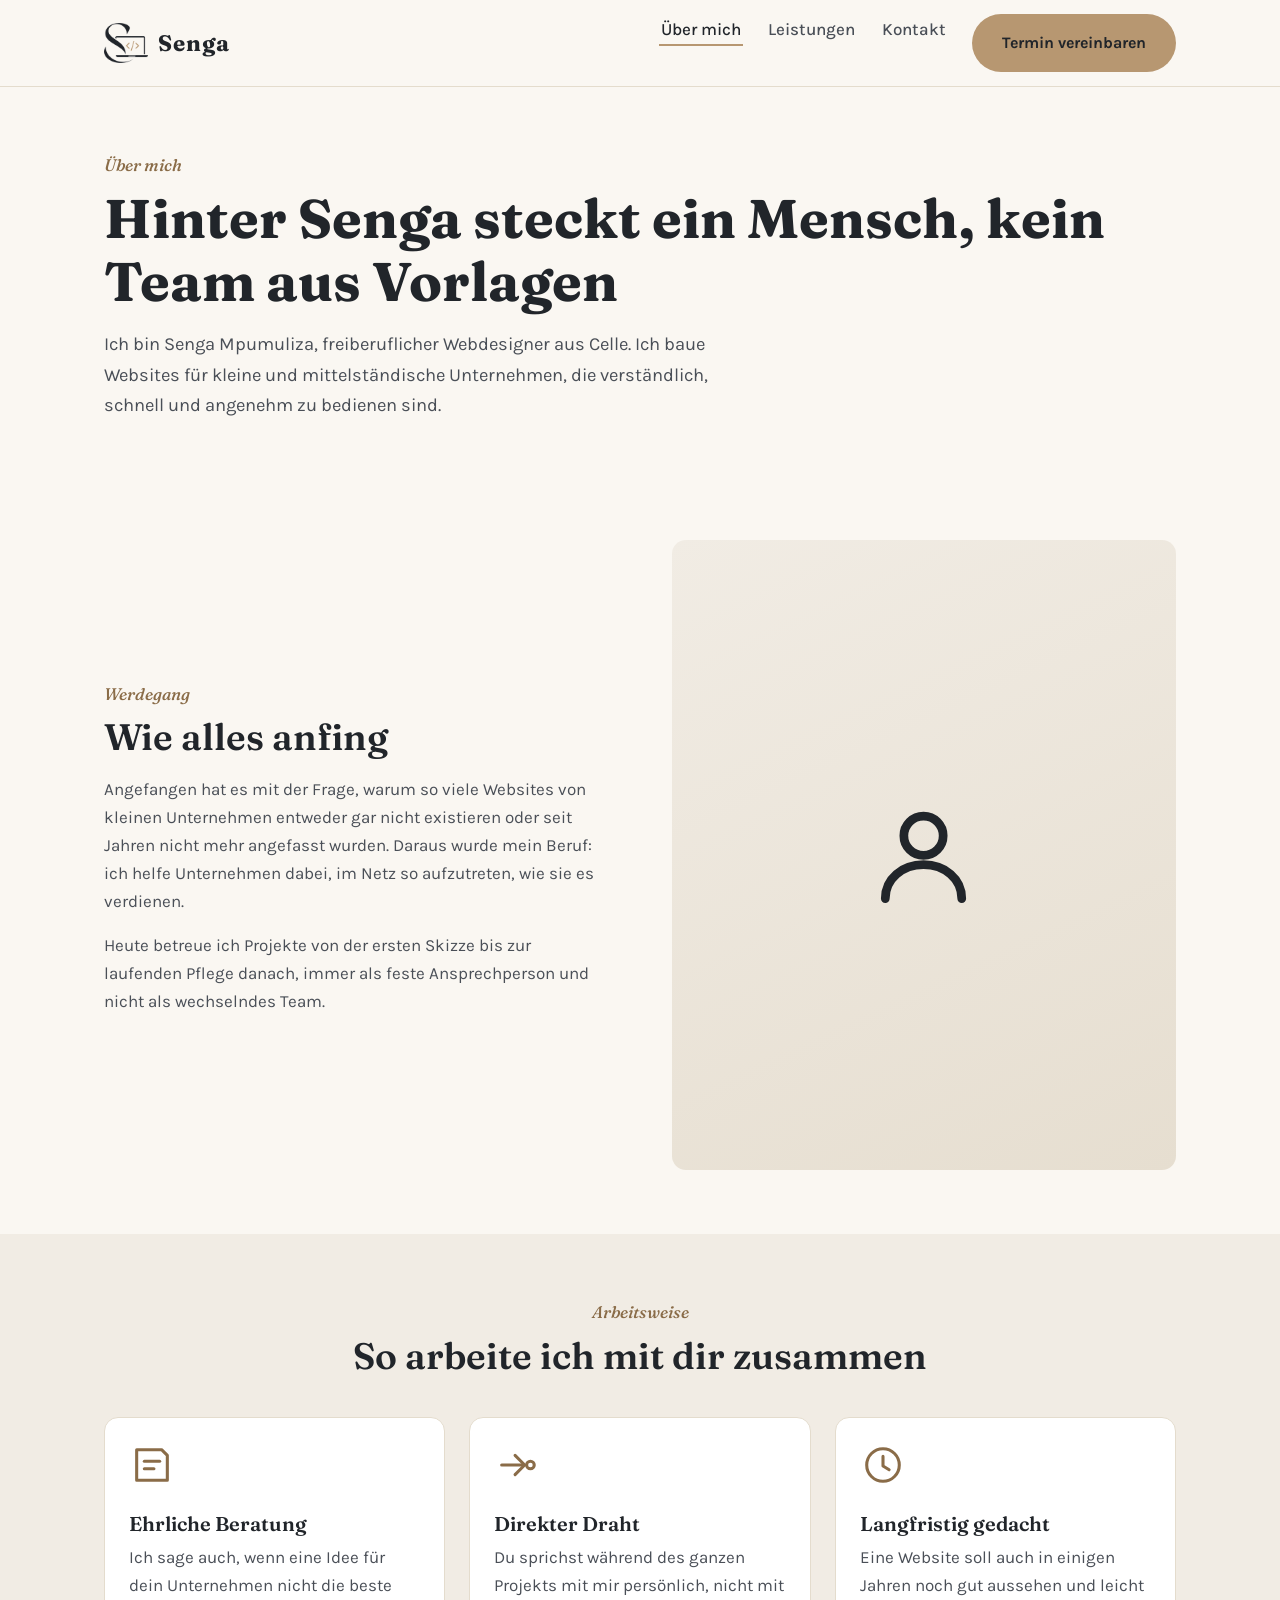
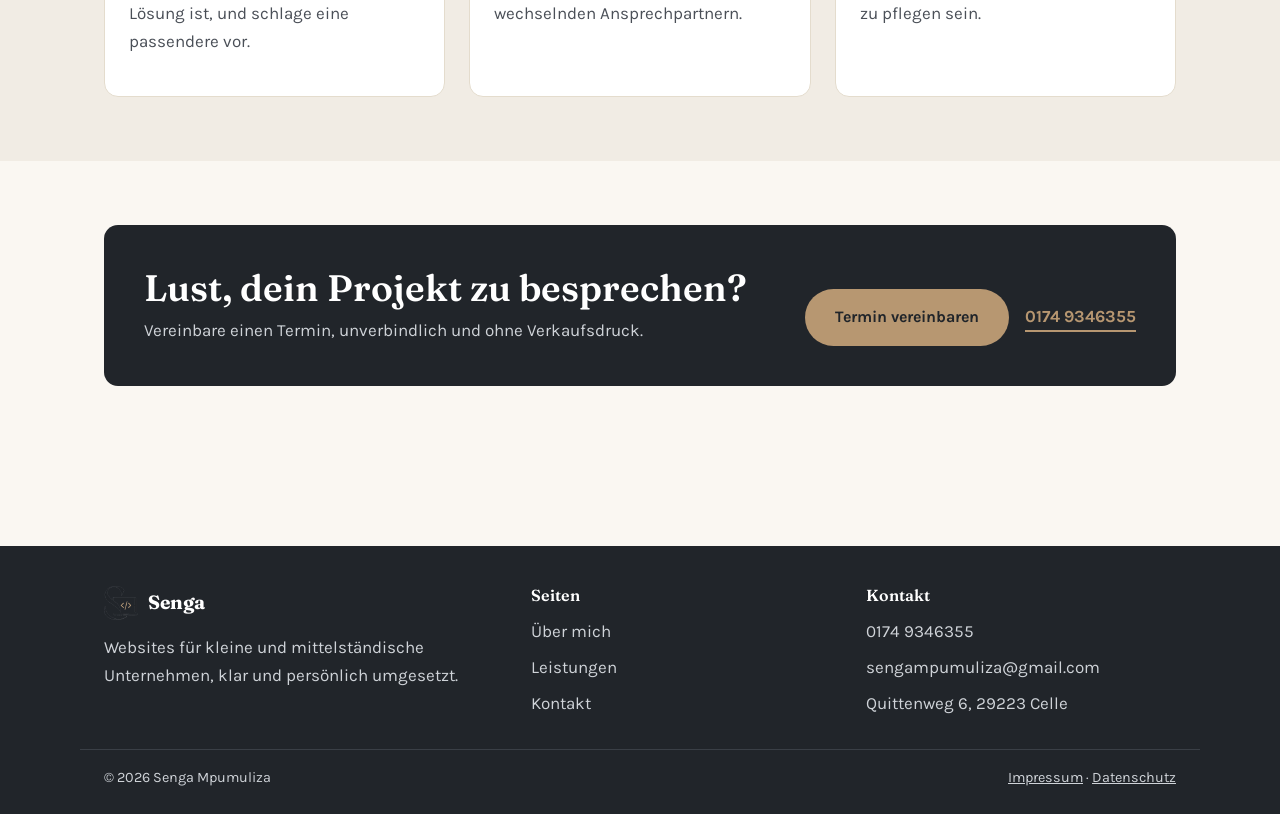
<file: ueber-mich.html>
<!doctype html>
<html lang="de">
<head>
  <meta charset="utf-8">
  <meta name="viewport" content="width=device-width, initial-scale=1">
  <title>Über mich | Senga Webdesign</title>
  <meta name="description" content="Lerne Senga Mpumuliza kennen: freiberuflicher Webdesigner aus Celle mit Fokus auf klare, ehrliche Websites für kleine und mittelständische Unternehmen.">
  <link rel="canonical" href="https://www.senga-webdesign.de/ueber-mich">

  <link rel="icon" type="image/svg+xml" href="assets/img/favicon.svg">

  <meta property="og:type" content="profile">
  <meta property="og:site_name" content="Senga">
  <meta property="og:title" content="Über mich | Senga Webdesign">
  <meta property="og:description" content="Freiberuflicher Webdesigner aus Celle mit Fokus auf klare, ehrliche Websites für kleine und mittelständische Unternehmen.">
  <meta property="og:image" content="https://www.senga-webdesign.de/assets/img/og-image.jpg">
  <meta property="og:url" content="https://www.senga-webdesign.de/ueber-mich">
  <meta property="og:locale" content="de_DE">
  <meta name="twitter:card" content="summary_large_image">
  <meta name="twitter:title" content="Über mich | Senga Webdesign">
  <meta name="twitter:description" content="Freiberuflicher Webdesigner aus Celle mit Fokus auf klare, ehrliche Websites für kleine und mittelständische Unternehmen.">
  <meta name="twitter:image" content="https://www.senga-webdesign.de/assets/img/og-image.jpg">

  <link rel="stylesheet" href="assets/css/style.css">

  <script type="application/ld+json">
  {
    "@context": "https://schema.org",
    "@type": "Person",
    "name": "Senga Mpumuliza",
    "jobTitle": "Webdesigner",
    "url": "https://www.senga-webdesign.de/ueber-mich",
    "email": "sengampumuliza@gmail.com",
    "telephone": "+491749346355",
    "address": {
      "@type": "PostalAddress",
      "addressLocality": "Celle",
      "addressCountry": "DE"
    }
  }
  </script>
</head>
<body>
  <a class="skip-link" href="#main">Zum Inhalt springen</a>

  <header class="site-header">
    <div class="container">
      <a class="logo-link" href="index.html" aria-label="Zur Startseite">
        <img src="assets/img/logo-icon.png" alt="" width="120" height="109">
        <span class="logo-word">Senga</span>
      </a>
      <button class="nav-toggle" aria-expanded="false" aria-controls="main-nav" aria-label="Menü öffnen">
        <span></span><span></span><span></span>
      </button>
      <nav class="main-nav" id="main-nav" aria-label="Hauptnavigation">
        <ul>
          <li><a href="ueber-mich.html" aria-current="page">Über mich</a></li>
          <li><a href="leistungen.html">Leistungen</a></li>
          <li><a href="kontakt.html">Kontakt</a></li>
          <li><a class="btn btn-primary" href="kontakt.html#termin">Termin vereinbaren</a></li>
        </ul>
      </nav>
    </div>
  </header>

  <main id="main">
    <section class="page-hero">
      <div class="container">
        <span class="eyebrow">Über mich</span>
        <h1>Hinter Senga steckt ein Mensch, kein Team aus Vorlagen</h1>
        <p class="lead">Ich bin Senga Mpumuliza, freiberuflicher Webdesigner aus Celle. Ich baue Websites für kleine und mittelständische Unternehmen, die verständlich, schnell und angenehm zu bedienen sind.</p>
      </div>
    </section>

    <section class="section reveal">
      <div class="container split">
        <div>
          <span class="eyebrow">Werdegang</span>
          <h2>Wie alles anfing</h2>
          <p>Angefangen hat es mit der Frage, warum so viele Websites von kleinen Unternehmen entweder gar nicht existieren oder seit Jahren nicht mehr angefasst wurden. Daraus wurde mein Beruf: ich helfe Unternehmen dabei, im Netz so aufzutreten, wie sie es verdienen.</p>
          <p>Heute betreue ich Projekte von der ersten Skizze bis zur laufenden Pflege danach, immer als feste Ansprechperson und nicht als wechselndes Team.</p>
        </div>
        <div class="placeholder-img is-light" style="--ratio: 4 / 5;">
          <svg viewBox="0 0 24 24" fill="none" stroke="currentColor" stroke-width="1.6" stroke-linecap="round" stroke-linejoin="round" aria-hidden="true">
            <circle cx="12" cy="8.5" r="3.6"></circle>
            <path d="M5 20c0-3.6 3.1-6.2 7-6.2s7 2.6 7 6.2"></path>
          </svg>
        </div>
      </div>
    </section>

    <section class="section section-alt reveal">
      <div class="container">
        <div class="section-head center">
          <span class="eyebrow">Arbeitsweise</span>
          <h2>So arbeite ich mit dir zusammen</h2>
        </div>
        <div class="grid grid-3">
          <div class="card">
            <svg class="card-icon" viewBox="0 0 24 24" fill="none" stroke="currentColor" stroke-width="1.6" stroke-linecap="round" stroke-linejoin="round" aria-hidden="true">
              <path d="M4 4h13l3 3v13H4z"></path>
              <path d="M8 10h8"></path>
              <path d="M8 14h5"></path>
            </svg>
            <h3>Ehrliche Beratung</h3>
            <p>Ich sage auch, wenn eine Idee für dein Unternehmen nicht die beste Lösung ist, und schlage eine passendere vor.</p>
          </div>
          <div class="card">
            <svg class="card-icon" viewBox="0 0 24 24" fill="none" stroke="currentColor" stroke-width="1.6" stroke-linecap="round" stroke-linejoin="round" aria-hidden="true">
              <path d="M4 12h11"></path>
              <path d="M11 7l5 5-5 5"></path>
              <circle cx="19" cy="12" r="2"></circle>
            </svg>
            <h3>Direkter Draht</h3>
            <p>Du sprichst während des ganzen Projekts mit mir persönlich, nicht mit wechselnden Ansprechpartnern.</p>
          </div>
          <div class="card">
            <svg class="card-icon" viewBox="0 0 24 24" fill="none" stroke="currentColor" stroke-width="1.6" stroke-linecap="round" stroke-linejoin="round" aria-hidden="true">
              <circle cx="12" cy="12" r="8.5"></circle>
              <path d="M12 7.5v5l3.2 2"></path>
            </svg>
            <h3>Langfristig gedacht</h3>
            <p>Eine Website soll auch in einigen Jahren noch gut aussehen und leicht zu pflegen sein.</p>
          </div>
        </div>
      </div>
    </section>

    <section class="section reveal">
      <div class="container">
        <div class="cta-band">
          <div>
            <h2>Lust, dein Projekt zu besprechen?</h2>
            <p>Vereinbare einen Termin, unverbindlich und ohne Verkaufsdruck.</p>
          </div>
          <div class="hero-actions">
            <a class="btn btn-primary" href="kontakt.html#termin">Termin vereinbaren</a>
            <a class="hero-phone" href="tel:+491749346355">0174 9346355</a>
          </div>
        </div>
      </div>
    </section>
  </main>

  <footer class="site-footer">
    <div class="container footer-grid">
      <div>
        <div class="footer-logo">
          <img src="assets/img/logo-icon.png" alt="" width="34" height="31">
          <span>Senga</span>
        </div>
        <p>Websites für kleine und mittelständische Unternehmen, klar und persönlich umgesetzt.</p>
      </div>
      <div>
        <h3>Seiten</h3>
        <ul>
          <li><a href="ueber-mich.html">Über mich</a></li>
          <li><a href="leistungen.html">Leistungen</a></li>
          <li><a href="kontakt.html">Kontakt</a></li>
        </ul>
      </div>
      <div>
        <h3>Kontakt</h3>
        <ul>
          <li><a href="tel:+491749346355">0174 9346355</a></li>
          <li><a href="mailto:sengampumuliza@gmail.com">sengampumuliza@gmail.com</a></li>
          <li>Quittenweg 6, 29223 Celle</li>
        </ul>
      </div>
    </div>
    <div class="container footer-bottom">
      <span>© 2026 Senga Mpumuliza</span>
      <span><a href="impressum.html">Impressum</a> · <a href="datenschutz.html">Datenschutz</a></span>
    </div>
  </footer>

  <script src="assets/js/main.js" defer></script>
</body>
</html>
</file>
<file: assets/css/style.css>
/* ==========================================================================
   Senga – Design-System
   ========================================================================== */

@font-face {
  font-family: "Fraunces";
  src: url("../fonts/fraunces-500.woff2") format("woff2");
  font-weight: 500;
  font-style: normal;
  font-display: swap;
}
@font-face {
  font-family: "Fraunces";
  src: url("../fonts/fraunces-600.woff2") format("woff2");
  font-weight: 600;
  font-style: normal;
  font-display: swap;
}
@font-face {
  font-family: "Fraunces";
  src: url("../fonts/fraunces-700.woff2") format("woff2");
  font-weight: 700;
  font-style: normal;
  font-display: swap;
}
@font-face {
  font-family: "Fraunces";
  src: url("../fonts/fraunces-500italic.woff2") format("woff2");
  font-weight: 500;
  font-style: italic;
  font-display: swap;
}
@font-face {
  font-family: "Karla";
  src: url("../fonts/karla-400.woff2") format("woff2");
  font-weight: 400;
  font-style: normal;
  font-display: swap;
}
@font-face {
  font-family: "Karla";
  src: url("../fonts/karla-500.woff2") format("woff2");
  font-weight: 500;
  font-style: normal;
  font-display: swap;
}
@font-face {
  font-family: "Karla";
  src: url("../fonts/karla-700.woff2") format("woff2");
  font-weight: 700;
  font-style: normal;
  font-display: swap;
}
@font-face {
  font-family: "Karla";
  src: url("../fonts/karla-400italic.woff2") format("woff2");
  font-weight: 400;
  font-style: italic;
  font-display: swap;
}

/* ---- Design tokens ---- */
:root {
  --ink: #21252a;
  --ink-soft: #4a4f57;
  --gold: #b79771;
  --gold-deep: #8a6c48;
  --cream: #faf7f2;
  --beige: #f1ece4;
  --white: #ffffff;
  --border: #e4dccd;

  --font-heading: "Fraunces", Georgia, "Times New Roman", serif;
  --font-body: "Karla", Arial, Helvetica, sans-serif;

  --container: 1120px;
  --radius: 14px;
  --shadow: 0 12px 32px -20px rgba(33, 37, 42, 0.35);

  --space-1: 0.5rem;
  --space-2: 1rem;
  --space-3: 1.5rem;
  --space-4: 2.5rem;
  --space-5: 4rem;
  --space-6: 6rem;
}

/* ---- Reset ---- */
*,
*::before,
*::after {
  box-sizing: border-box;
}

html {
  scroll-behavior: smooth;
}

body {
  margin: 0;
  background: var(--cream);
  color: var(--ink-soft);
  font-family: var(--font-body);
  font-size: 1.0625rem;
  line-height: 1.65;
  -webkit-font-smoothing: antialiased;
  overflow-wrap: break-word;
}

img {
  max-width: 100%;
  display: block;
}

a {
  color: inherit;
}

button {
  font-family: inherit;
}

h1,
h2,
h3,
h4 {
  font-family: var(--font-heading);
  color: var(--ink);
  line-height: 1.15;
  margin: 0 0 var(--space-2);
  font-weight: 600;
}

h1 {
  font-size: clamp(2.3rem, 4.6vw, 3.4rem);
  font-weight: 700;
}

h2 {
  font-size: clamp(1.7rem, 3vw, 2.3rem);
}

h3 {
  font-size: 1.25rem;
}

p {
  margin: 0 0 var(--space-2);
}

.container {
  width: 100%;
  max-width: var(--container);
  margin: 0 auto;
  padding: 0 var(--space-3);
}

.visually-hidden {
  position: absolute;
  width: 1px;
  height: 1px;
  padding: 0;
  margin: -1px;
  overflow: hidden;
  clip: rect(0, 0, 0, 0);
  white-space: nowrap;
  border: 0;
}

.skip-link {
  position: absolute;
  left: 1rem;
  top: -3rem;
  background: var(--ink);
  color: var(--white);
  padding: 0.6rem 1rem;
  border-radius: 8px;
  z-index: 1000;
  transition: top 0.2s ease;
}

.skip-link:focus {
  top: 1rem;
}

/* ---- Eyebrow / kicker ---- */
.eyebrow {
  display: inline-block;
  font-family: var(--font-heading);
  font-style: italic;
  font-weight: 500;
  color: var(--gold-deep);
  font-size: 1.05rem;
  margin-bottom: var(--space-1);
}

/* ---- Buttons ---- */
.btn {
  display: inline-flex;
  align-items: center;
  gap: 0.5rem;
  border-radius: 999px;
  padding: 0.85rem 1.75rem;
  font-weight: 700;
  font-size: 1rem;
  text-decoration: none;
  border: 2px solid transparent;
  cursor: pointer;
  transition: transform 0.18s ease, box-shadow 0.18s ease, background-color 0.18s ease, color 0.18s ease;
}

.btn-primary {
  background: var(--gold);
  color: var(--ink);
}

.btn-primary:hover,
.btn-primary:focus-visible {
  background: var(--gold-deep);
  color: var(--white);
  transform: translateY(-2px);
  box-shadow: var(--shadow);
}

.btn-outline {
  background: transparent;
  color: var(--ink);
  border-color: var(--ink);
}

.btn-outline:hover,
.btn-outline:focus-visible {
  background: var(--ink);
  color: var(--white);
  transform: translateY(-2px);
}

.btn:focus-visible {
  outline: 3px solid var(--gold-deep);
  outline-offset: 2px;
}

/* ---- Header ---- */
.site-header {
  position: sticky;
  top: 0;
  z-index: 100;
  background: rgba(250, 247, 242, 0.92);
  backdrop-filter: saturate(140%) blur(6px);
  border-bottom: 1px solid var(--border);
}

.site-header .container {
  display: flex;
  align-items: center;
  justify-content: space-between;
  padding-top: 0.9rem;
  padding-bottom: 0.9rem;
}

.logo-link {
  display: flex;
  align-items: center;
  gap: 0.65rem;
  text-decoration: none;
  color: var(--ink);
}

.logo-link img {
  height: 40px;
  width: auto;
}

.logo-link .logo-word {
  font-family: var(--font-heading);
  font-weight: 700;
  font-size: 1.4rem;
  letter-spacing: 0.04em;
}

.main-nav {
  display: flex;
  align-items: center;
  gap: var(--space-4);
}

.main-nav ul {
  list-style: none;
  display: flex;
  gap: var(--space-3);
  margin: 0;
  padding: 0;
}

.main-nav a:not(.btn) {
  text-decoration: none;
  color: var(--ink-soft);
  font-weight: 500;
  padding: 0.35rem 0.1rem;
  border-bottom: 2px solid transparent;
  transition: border-color 0.18s ease, color 0.18s ease;
}

.main-nav a:not(.btn):hover,
.main-nav a:not(.btn):focus-visible,
.main-nav a[aria-current="page"] {
  border-color: var(--gold);
  color: var(--ink);
}

.nav-toggle {
  display: none;
  background: transparent;
  border: none;
  cursor: pointer;
  padding: 0.4rem;
}

.nav-toggle span {
  display: block;
  width: 26px;
  height: 2px;
  background: var(--ink);
  margin: 5px 0;
  transition: transform 0.2s ease, opacity 0.2s ease;
}

/* ---- Hero ---- */
.hero {
  padding: var(--space-6) 0 var(--space-5);
}

.hero .container {
  display: grid;
  grid-template-columns: 1.1fr 0.9fr;
  gap: var(--space-5);
  align-items: center;
}

.hero-copy p.lead {
  font-size: 1.2rem;
  color: var(--ink-soft);
  max-width: 42ch;
}

.hero-actions {
  display: flex;
  flex-wrap: wrap;
  gap: var(--space-2);
  margin-top: var(--space-3);
  align-items: center;
}

.hero-phone {
  font-weight: 700;
  color: var(--ink);
  text-decoration: none;
  border-bottom: 2px solid var(--gold);
}

.page-hero {
  padding: var(--space-5) 0 var(--space-4);
  text-align: left;
}

.page-hero .lead {
  max-width: 60ch;
  font-size: 1.15rem;
}

/* ---- Placeholder image blocks ---- */
.placeholder-img {
  position: relative;
  display: flex;
  align-items: center;
  justify-content: center;
  border-radius: var(--radius);
  background: linear-gradient(155deg, var(--ink) 0%, #34393f 100%);
  color: var(--gold);
  overflow: hidden;
  aspect-ratio: var(--ratio, 4 / 3);
}

.placeholder-img.is-light {
  background: linear-gradient(155deg, var(--beige) 0%, #e6ded0 100%);
  color: var(--ink);
}

.placeholder-img svg {
  width: 26%;
  height: 26%;
  min-width: 48px;
  min-height: 48px;
}

/* ---- Sections ---- */
.section {
  padding: var(--space-5) 0;
}

.section-alt {
  background: var(--beige);
}

.section-head {
  max-width: 60ch;
  margin-bottom: var(--space-4);
}

.section-head.center {
  margin-left: auto;
  margin-right: auto;
  text-align: center;
}

/* ---- Cards / grid ---- */
.grid {
  display: grid;
  gap: var(--space-3);
}

.grid-3 {
  grid-template-columns: repeat(3, 1fr);
}

.grid-2 {
  grid-template-columns: repeat(2, 1fr);
}

.card {
  background: var(--white);
  border: 1px solid var(--border);
  border-radius: var(--radius);
  padding: var(--space-3);
  transition: transform 0.2s ease, box-shadow 0.2s ease, border-color 0.2s ease;
}

.card:hover {
  transform: translateY(-4px);
  box-shadow: var(--shadow);
  border-color: var(--gold);
}

.card .card-icon {
  width: 46px;
  height: 46px;
  margin-bottom: var(--space-2);
  color: var(--gold-deep);
}

.card h3 {
  margin-bottom: 0.5rem;
}

.card ul {
  margin: var(--space-1) 0 0;
  padding-left: 1.1rem;
  color: var(--ink-soft);
}

.card ul li {
  margin-bottom: 0.3rem;
}

/* ---- Steps ---- */
.steps {
  counter-reset: step;
  display: grid;
  grid-template-columns: repeat(3, 1fr);
  gap: var(--space-3);
}

.step {
  position: relative;
  padding-top: var(--space-4);
}

.step::before {
  counter-increment: step;
  content: counter(step);
  position: absolute;
  top: 0;
  left: 0;
  font-family: var(--font-heading);
  font-weight: 700;
  font-size: 1.4rem;
  color: var(--gold);
  width: 46px;
  height: 46px;
  border: 2px solid var(--gold);
  border-radius: 50%;
  display: flex;
  align-items: center;
  justify-content: center;
}

/* ---- CTA band ---- */
.cta-band {
  background: var(--ink);
  color: var(--cream);
  border-radius: var(--radius);
  padding: var(--space-4);
  display: flex;
  flex-wrap: wrap;
  align-items: center;
  justify-content: space-between;
  gap: var(--space-3);
}

.cta-band h2 {
  color: var(--white);
  margin-bottom: 0.4rem;
}

.cta-band p {
  color: #cfd3d8;
  margin-bottom: 0;
}

.cta-band .hero-phone {
  color: var(--gold);
  border-bottom-color: var(--gold);
}

/* ---- Two-column content blocks ---- */
.split {
  display: grid;
  grid-template-columns: 1fr 1fr;
  gap: var(--space-5);
  align-items: center;
}

.split.reverse .placeholder-img {
  order: -1;
}

/* ---- Contact page ---- */
.contact-grid {
  display: grid;
  grid-template-columns: 0.9fr 1.1fr;
  gap: var(--space-5);
  align-items: start;
}

.contact-info dt {
  font-weight: 700;
  color: var(--ink);
  margin-top: var(--space-2);
}

.contact-info dd {
  margin: 0.2rem 0 0;
}

.form-field {
  margin-bottom: var(--space-2);
}

.form-field label {
  display: block;
  font-weight: 600;
  color: var(--ink);
  margin-bottom: 0.4rem;
}

.form-field input,
.form-field textarea {
  width: 100%;
  padding: 0.75rem 0.9rem;
  border: 1px solid var(--border);
  border-radius: 10px;
  background: var(--white);
  font-family: inherit;
  font-size: 1rem;
  color: var(--ink);
}

.form-field input:focus,
.form-field textarea:focus {
  outline: none;
  border-color: var(--gold);
  box-shadow: 0 0 0 3px rgba(183, 151, 113, 0.25);
}

.form-note {
  font-size: 0.9rem;
  color: var(--ink-soft);
  margin-top: var(--space-1);
}

.form-status {
  margin-top: var(--space-2);
  padding: 0.9rem 1rem;
  border-radius: 10px;
  font-weight: 600;
}

.form-status.success {
  background: #eaf3ea;
  color: #2c5c33;
}

.form-status.error {
  background: #f6e6e4;
  color: #8a2f24;
}

/* honeypot field – hidden from people, visible to simple bots */
.hp-field {
  position: absolute;
  left: -9999px;
  top: -9999px;
  width: 1px;
  height: 1px;
  overflow: hidden;
}

/* ---- Legal pages ---- */
.legal h2 {
  margin-top: var(--space-4);
}

.legal p,
.legal li {
  color: var(--ink-soft);
}

/* ---- Footer ---- */
.site-footer {
  background: var(--ink);
  color: #cfd3d8;
  padding: var(--space-4) 0 var(--space-3);
  margin-top: var(--space-6);
}

.footer-grid {
  display: grid;
  grid-template-columns: 1.3fr 1fr 1fr;
  gap: var(--space-3);
}

.footer-grid h3 {
  color: var(--white);
  font-size: 1rem;
  margin-bottom: 0.8rem;
}

.footer-grid ul {
  list-style: none;
  margin: 0;
  padding: 0;
}

.footer-grid li {
  margin-bottom: 0.5rem;
}

.footer-grid a {
  color: #cfd3d8;
  text-decoration: none;
}

.footer-grid a:hover,
.footer-grid a:focus-visible {
  color: var(--gold);
}

.footer-logo {
  display: flex;
  align-items: center;
  gap: 0.6rem;
  margin-bottom: 0.8rem;
}

.footer-logo img {
  height: 34px;
}

.footer-logo span {
  font-family: var(--font-heading);
  font-weight: 700;
  color: var(--white);
  font-size: 1.2rem;
}

.footer-bottom {
  border-top: 1px solid #3a3f46;
  margin-top: var(--space-3);
  padding-top: var(--space-2);
  font-size: 0.9rem;
  display: flex;
  flex-wrap: wrap;
  gap: var(--space-2);
  justify-content: space-between;
}

/* ---- Scroll fade-in ---- */
.reveal {
  opacity: 0;
  transform: translateY(18px);
  transition: opacity 0.6s ease, transform 0.6s ease;
}

.reveal.is-visible {
  opacity: 1;
  transform: translateY(0);
}

@media (prefers-reduced-motion: reduce) {
  html {
    scroll-behavior: auto;
  }

  .reveal {
    opacity: 1;
    transform: none;
    transition: none;
  }

  .card:hover,
  .btn-primary:hover,
  .btn-outline:hover {
    transform: none;
  }
}

/* ==========================================================================
   Responsive
   ========================================================================== */

@media (max-width: 960px) {
  .hero .container,
  .split,
  .split.reverse .placeholder-img,
  .contact-grid {
    grid-template-columns: 1fr;
  }

  .split.reverse .placeholder-img {
    order: 0;
  }

  .hero-image,
  .split .placeholder-img {
    max-width: 480px;
    margin: 0 auto;
  }

  .grid-3 {
    grid-template-columns: repeat(2, 1fr);
  }

  .steps {
    grid-template-columns: 1fr;
    gap: var(--space-4);
  }

  .footer-grid {
    grid-template-columns: 1fr 1fr;
  }
}

@media (max-width: 640px) {
  body {
    font-size: 1rem;
  }

  .main-nav ul {
    flex-direction: column;
    align-items: flex-start;
    gap: var(--space-2);
  }

  .main-nav {
    position: fixed;
    top: 66px;
    left: 0;
    right: 0;
    background: var(--cream);
    border-bottom: 1px solid var(--border);
    padding: var(--space-3);
    transform: translateY(-130%);
    opacity: 0;
    transition: transform 0.25s ease, opacity 0.25s ease;
    flex-direction: column;
    align-items: flex-start;
    gap: var(--space-2);
  }

  .main-nav.is-open {
    transform: translateY(0);
    opacity: 1;
  }

  .nav-toggle {
    display: block;
  }

  .nav-toggle[aria-expanded="true"] span:nth-child(1) {
    transform: translateY(7px) rotate(45deg);
  }

  .nav-toggle[aria-expanded="true"] span:nth-child(2) {
    opacity: 0;
  }

  .nav-toggle[aria-expanded="true"] span:nth-child(3) {
    transform: translateY(-7px) rotate(-45deg);
  }

  .grid-3,
  .grid-2 {
    grid-template-columns: 1fr;
  }

  .cta-band {
    flex-direction: column;
    align-items: flex-start;
    text-align: left;
  }

  .footer-grid {
    grid-template-columns: 1fr;
  }

  .footer-bottom {
    flex-direction: column;
  }
}
</file>
